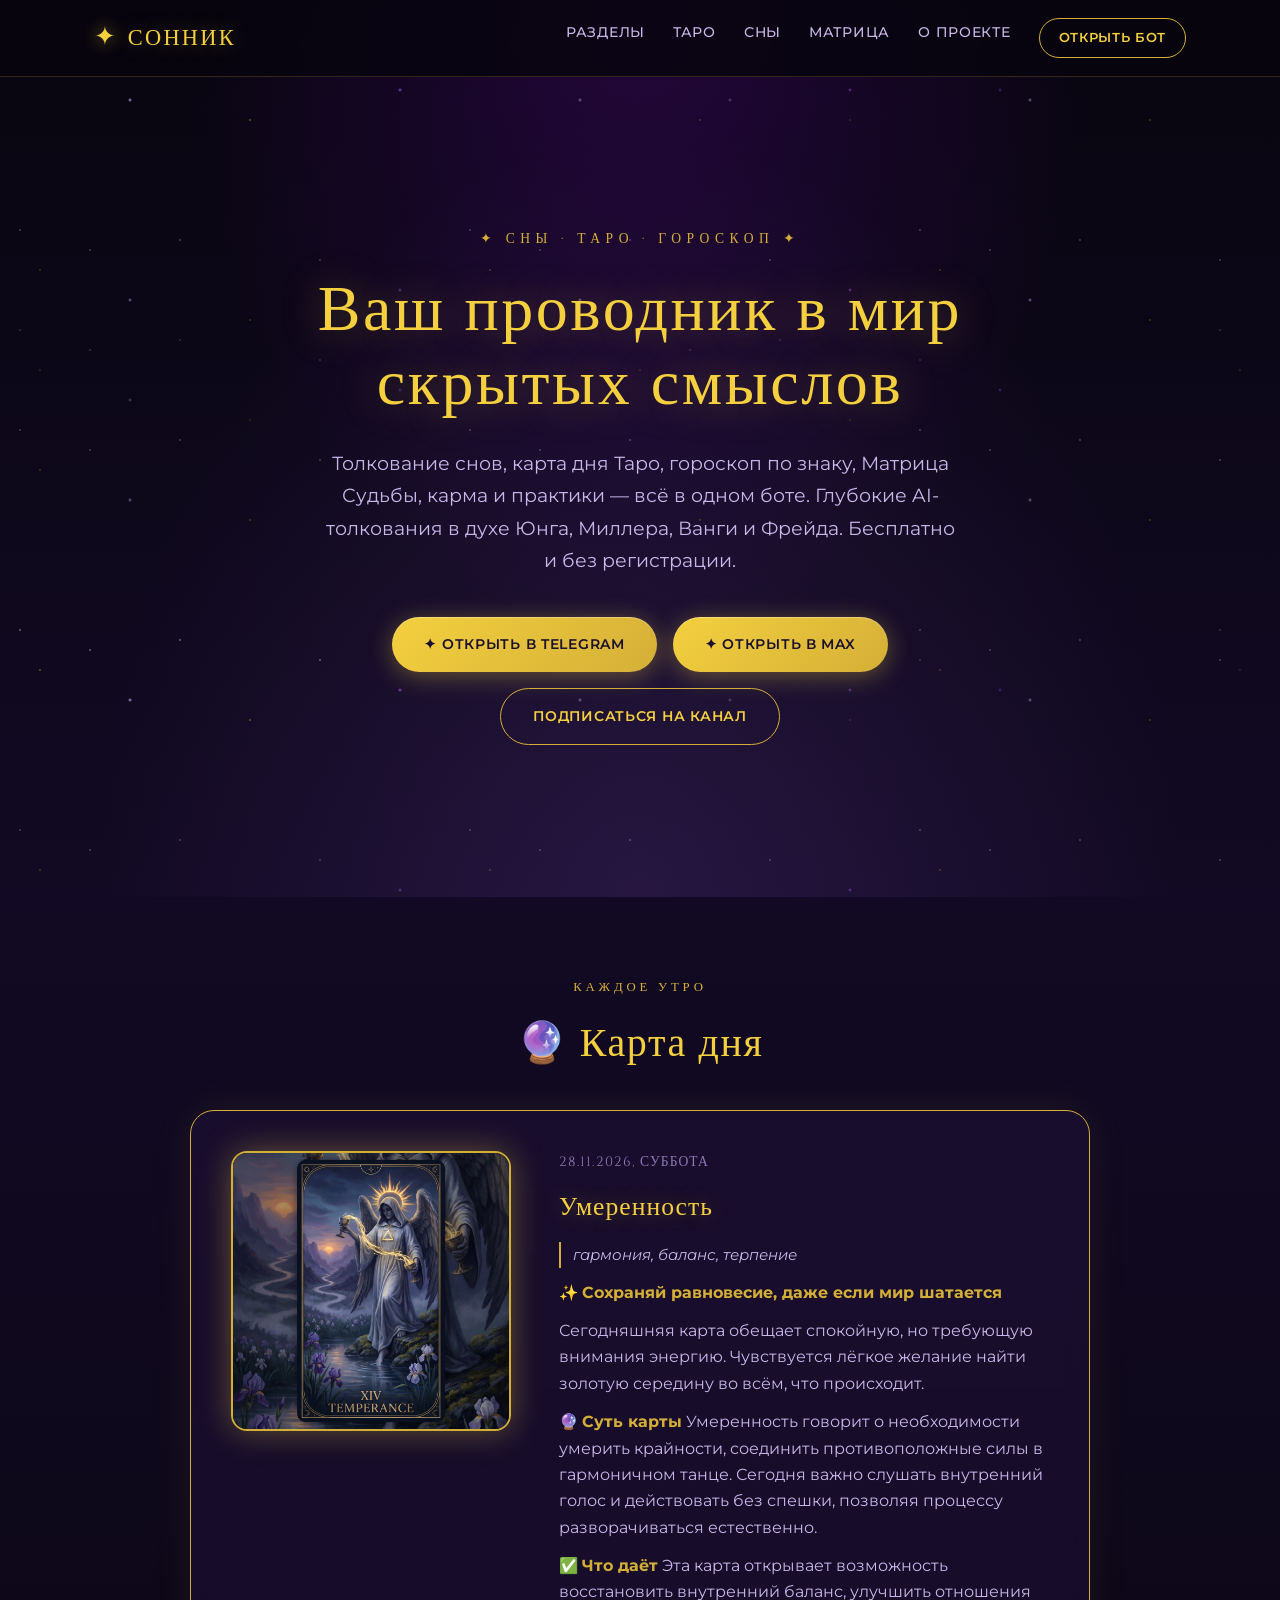
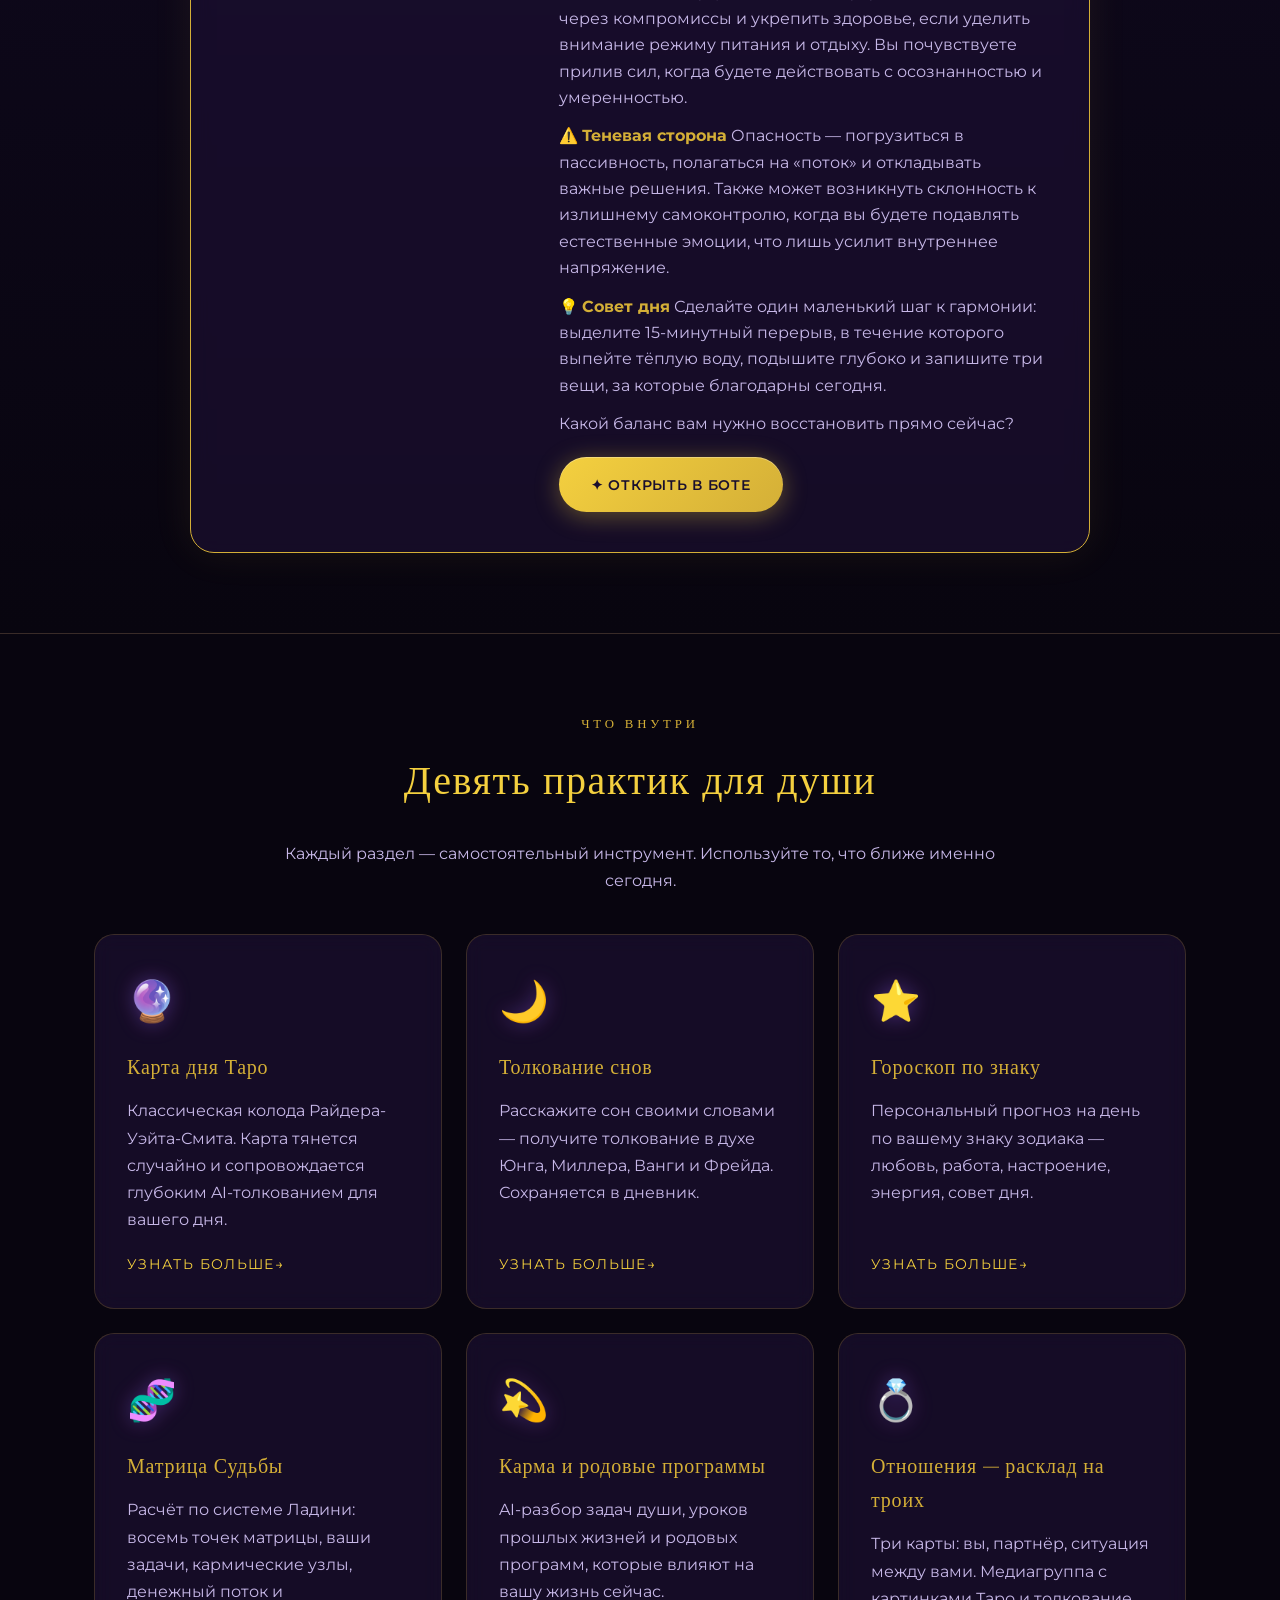
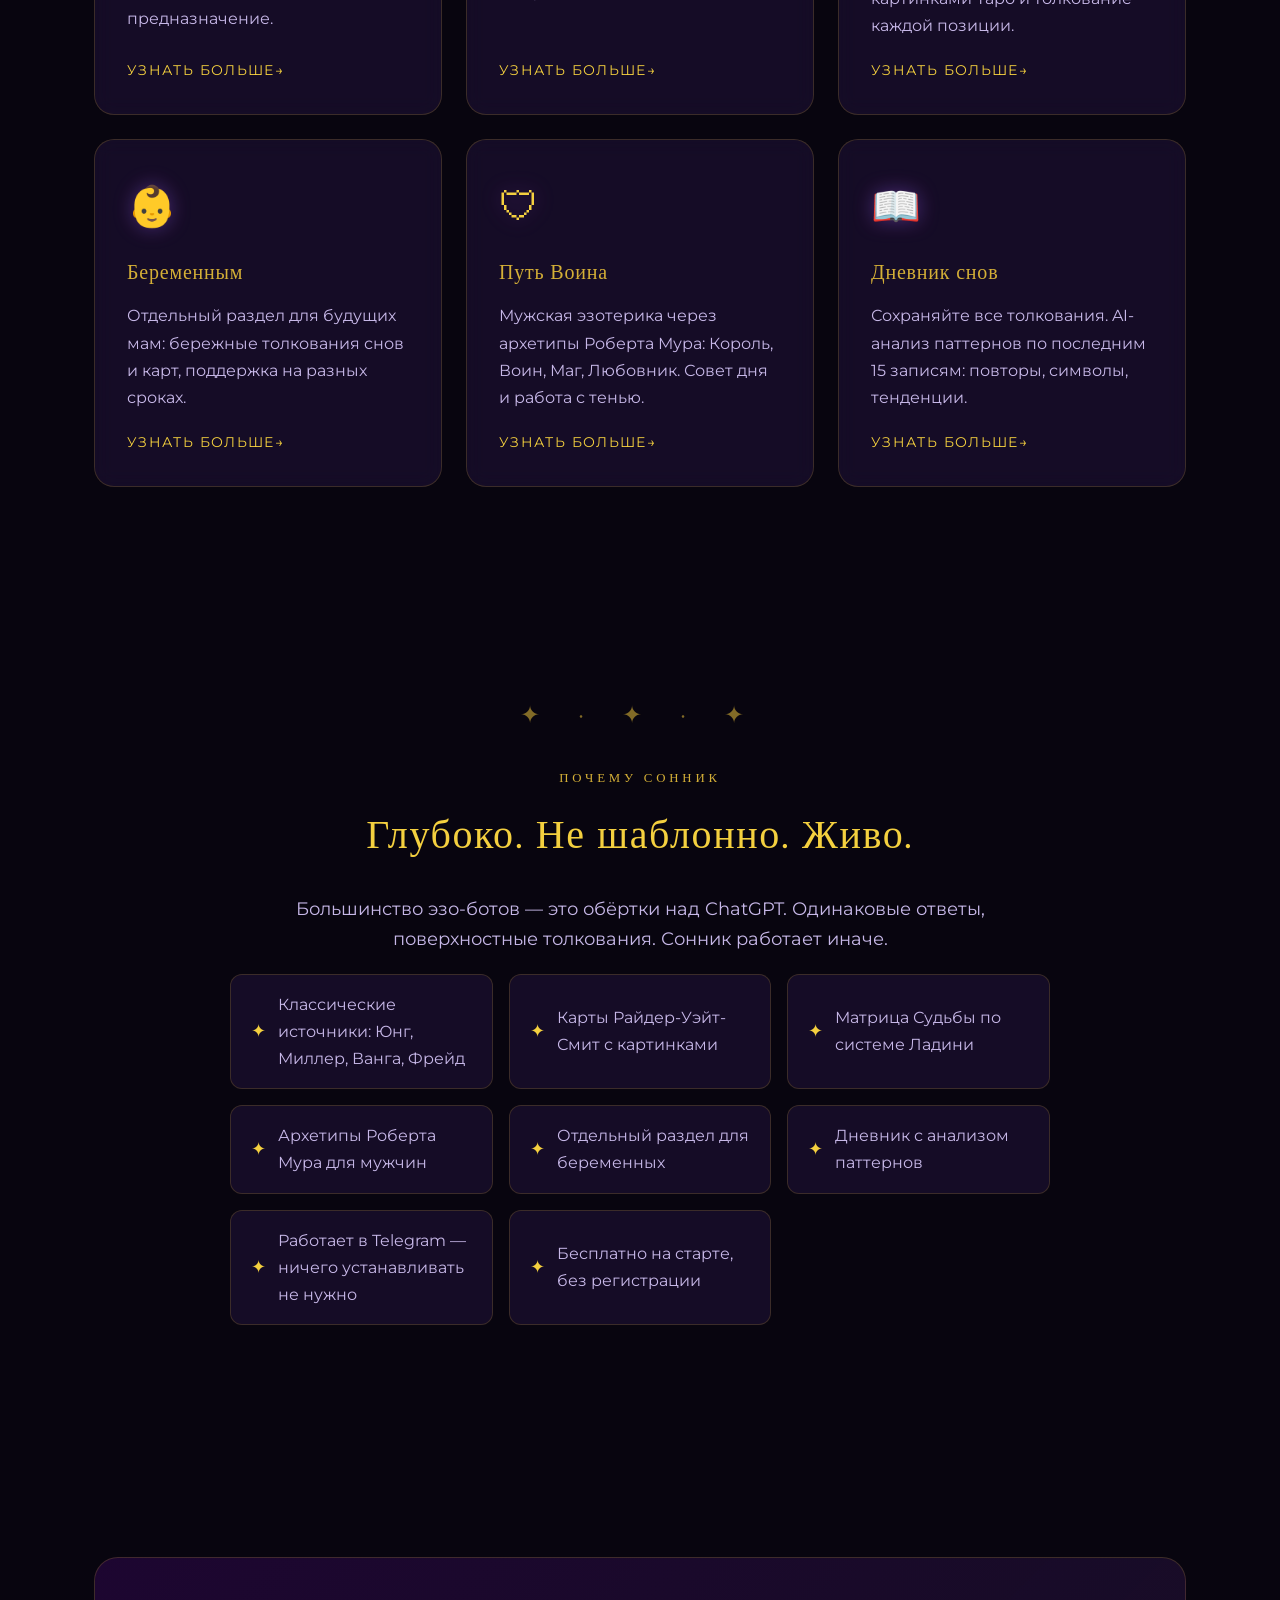
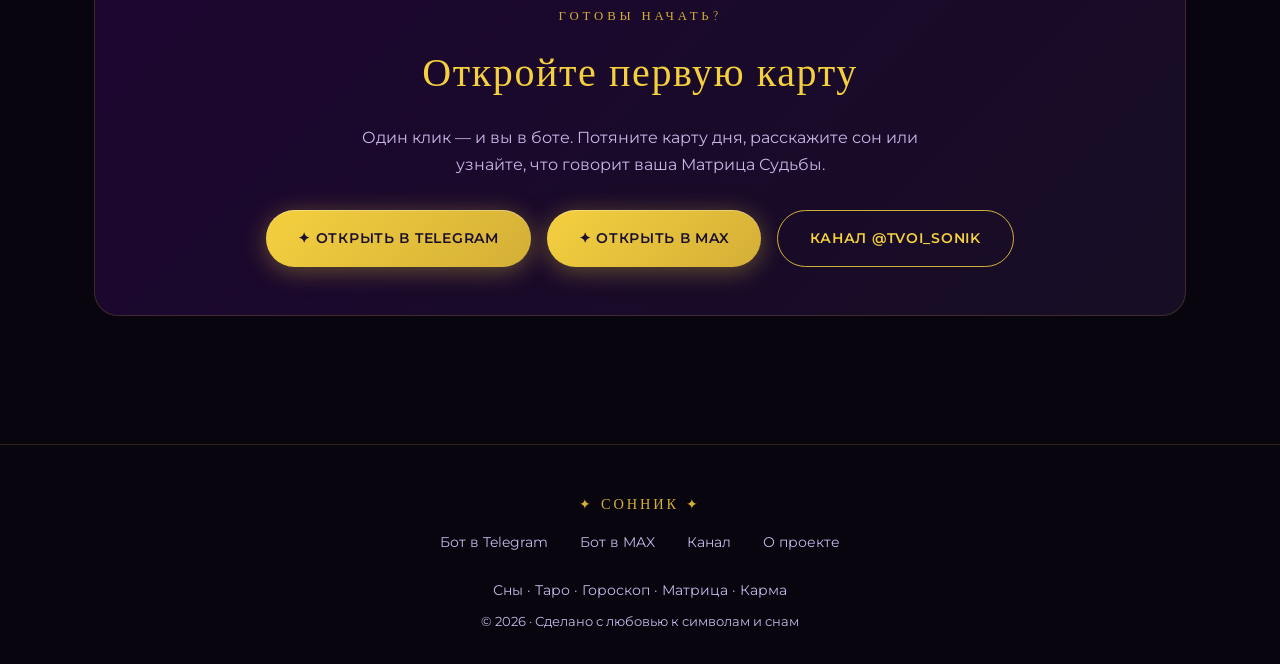
<file: index.html>
<!DOCTYPE html>
<html lang="ru">
<head>
<meta charset="UTF-8">
<meta name="viewport" content="width=device-width, initial-scale=1.0">
<title>Сонник — Сны • Таро • Гороскоп • Матрица Судьбы</title>
<meta name="description" content="Телеграм-бот Сонник: толкование снов, карта дня Таро, гороскоп, Матрица Судьбы, карма и практики. Бесплатно, без регистрации.">
<meta property="og:title" content="Сонник — эзотерика в Telegram">
<meta property="og:description" content="Толкование снов, Таро, Матрица Судьбы, карма. Глубоко. Без шаблонов. Бесплатно.">
<meta property="og:type" content="website">
<link rel="preconnect" href="https://fonts.googleapis.com">
<link rel="preconnect" href="https://fonts.gstatic.com" crossorigin>
<link href="https://fonts.googleapis.com/css2?family=Cinzel:wght@400;500;600&family=Montserrat:wght@300;400;500;600;700&display=swap" rel="stylesheet">
<link rel="stylesheet" href="css/style.css">
</head>
<body>
<div class="stars"></div>

<header>
    <div class="container nav-inner">
        <a href="index.html" class="logo">
            <span class="logo-mark">✦</span>
            <span>СОННИК</span>
        </a>
        <button class="nav-toggle" aria-label="Меню">☰</button>
        <nav>
            <ul>
                <li><a href="#features">Разделы</a></li>
                <li><a href="pages/tarot.html">Таро</a></li>
                <li><a href="pages/dream.html">Сны</a></li>
                <li><a href="pages/matrix.html">Матрица</a></li>
                <li><a href="pages/about.html">О проекте</a></li>
                <li><a href="https://t.me/tvoi_sonik_bot" class="btn btn-secondary" style="padding: 0.5rem 1.2rem; font-size: 0.8rem;">Открыть бот</a></li>
            </ul>
        </nav>
    </div>
</header>

<section class="hero">
    <div class="container hero-inner">
        <div class="hero-eyebrow">✦ Сны · Таро · Гороскоп ✦</div>
        <h1>Ваш проводник в мир<br>скрытых смыслов</h1>
        <p class="hero-lead">
            Толкование снов, карта дня Таро, гороскоп по знаку, Матрица Судьбы, карма и практики —
            всё в одном боте. Глубокие AI-толкования в духе Юнга, Миллера, Ванги и Фрейда.
            Бесплатно и без регистрации.
        </p>
        <div class="btn-group">
            <a href="https://t.me/tvoi_sonik_bot" class="btn btn-primary">✦ Открыть в Telegram</a>
            <a href="https://max.ru/id780453702801_3_bot" class="btn btn-primary">✦ Открыть в MAX</a>
            <a href="https://t.me/tvoi_sonik" class="btn btn-secondary">Подписаться на канал</a>
        </div>
    </div>
</section>

<section class="card-of-day-widget" id="card-of-day">
    <div class="container">
        <div class="section-eyebrow">Каждое утро</div>
        <h2>🔮 Карта дня</h2>
        <div class="cod-container" id="cod-container">
            <p class="cod-loading">Загрузка карты…</p>
        </div>
    </div>
</section>

<section id="features">
    <div class="container">
        <div class="section-eyebrow">Что внутри</div>
        <h2>Девять практик для души</h2>
        <p class="section-lead">
            Каждый раздел — самостоятельный инструмент. Используйте то, что ближе именно сегодня.
        </p>

        <div class="grid">
            <a href="pages/tarot.html" class="card">
                <span class="card-icon">🔮</span>
                <h3>Карта дня Таро</h3>
                <p>Классическая колода Райдера-Уэйта-Смита. Карта тянется случайно и сопровождается глубоким AI-толкованием для вашего дня.</p>
                <span class="card-link">Узнать больше</span>
            </a>

            <a href="pages/dream.html" class="card">
                <span class="card-icon">🌙</span>
                <h3>Толкование снов</h3>
                <p>Расскажите сон своими словами — получите толкование в духе Юнга, Миллера, Ванги и Фрейда. Сохраняется в дневник.</p>
                <span class="card-link">Узнать больше</span>
            </a>

            <a href="pages/horoscope.html" class="card">
                <span class="card-icon">⭐</span>
                <h3>Гороскоп по знаку</h3>
                <p>Персональный прогноз на день по вашему знаку зодиака — любовь, работа, настроение, энергия, совет дня.</p>
                <span class="card-link">Узнать больше</span>
            </a>

            <a href="pages/matrix.html" class="card">
                <span class="card-icon">🧬</span>
                <h3>Матрица Судьбы</h3>
                <p>Расчёт по системе Ладини: восемь точек матрицы, ваши задачи, кармические узлы, денежный поток и предназначение.</p>
                <span class="card-link">Узнать больше</span>
            </a>

            <a href="pages/karma.html" class="card">
                <span class="card-icon">💫</span>
                <h3>Карма и родовые программы</h3>
                <p>AI-разбор задач души, уроков прошлых жизней и родовых программ, которые влияют на вашу жизнь сейчас.</p>
                <span class="card-link">Узнать больше</span>
            </a>

            <a href="pages/relationship.html" class="card">
                <span class="card-icon">💍</span>
                <h3>Отношения — расклад на троих</h3>
                <p>Три карты: вы, партнёр, ситуация между вами. Медиагруппа с картинками Таро и толкование каждой позиции.</p>
                <span class="card-link">Узнать больше</span>
            </a>

            <a href="pages/pregnant.html" class="card">
                <span class="card-icon">👶</span>
                <h3>Беременным</h3>
                <p>Отдельный раздел для будущих мам: бережные толкования снов и карт, поддержка на разных сроках.</p>
                <span class="card-link">Узнать больше</span>
            </a>

            <a href="pages/warrior.html" class="card">
                <span class="card-icon">🛡</span>
                <h3>Путь Воина</h3>
                <p>Мужская эзотерика через архетипы Роберта Мура: Король, Воин, Маг, Любовник. Совет дня и работа с тенью.</p>
                <span class="card-link">Узнать больше</span>
            </a>

            <a href="pages/journal.html" class="card">
                <span class="card-icon">📖</span>
                <h3>Дневник снов</h3>
                <p>Сохраняйте все толкования. AI-анализ паттернов по последним 15 записям: повторы, символы, тенденции.</p>
                <span class="card-link">Узнать больше</span>
            </a>
        </div>
    </div>
</section>

<section>
    <div class="container">
        <div class="divider">✦ · ✦ · ✦</div>
        <div class="section-eyebrow">Почему Сонник</div>
        <h2>Глубоко. Не шаблонно. Живо.</h2>

        <div class="content-block">
            <p style="text-align: center; font-size: 1.1rem;">
                Большинство эзо-ботов — это обёртки над ChatGPT. Одинаковые ответы, поверхностные толкования.
                Сонник работает иначе.
            </p>

            <ul class="feature-list">
                <li>Классические источники: Юнг, Миллер, Ванга, Фрейд</li>
                <li>Карты Райдер-Уэйт-Смит с картинками</li>
                <li>Матрица Судьбы по системе Ладини</li>
                <li>Архетипы Роберта Мура для мужчин</li>
                <li>Отдельный раздел для беременных</li>
                <li>Дневник с анализом паттернов</li>
                <li>Работает в Telegram — ничего устанавливать не нужно</li>
                <li>Бесплатно на старте, без регистрации</li>
            </ul>
        </div>
    </div>
</section>

<section>
    <div class="container">
        <div class="cta-block">
            <div class="section-eyebrow">Готовы начать?</div>
            <h2>Откройте первую карту</h2>
            <p>Один клик — и вы в боте. Потяните карту дня, расскажите сон или узнайте, что говорит ваша Матрица Судьбы.</p>
            <div class="btn-group">
                <a href="https://t.me/tvoi_sonik_bot" class="btn btn-primary">✦ Открыть в Telegram</a>
                <a href="https://max.ru/id780453702801_3_bot" class="btn btn-primary">✦ Открыть в MAX</a>
                <a href="https://t.me/tvoi_sonik" class="btn btn-secondary">Канал @tvoi_sonik</a>
            </div>
        </div>
    </div>
</section>

<footer>
    <div class="container">
        <div class="footer-mark">✦ СОННИК ✦</div>
        <div class="footer-links">
            <a href="https://t.me/tvoi_sonik_bot">Бот в Telegram</a>
            <a href="https://max.ru/id780453702801_3_bot">Бот в MAX</a>
            <a href="https://t.me/tvoi_sonik">Канал</a>
            <a href="pages/about.html">О проекте</a>
        </div>
        <p>Сны · Таро · Гороскоп · Матрица · Карма</p>
        <p style="margin-top: 0.5rem; font-size: 0.8rem;">© 2026 · Сделано с любовью к символам и снам</p>
    </div>
</footer>

<script src="js/main.js"></script>
<script src="js/widget.js"></script>
</body>
</html>
</file>
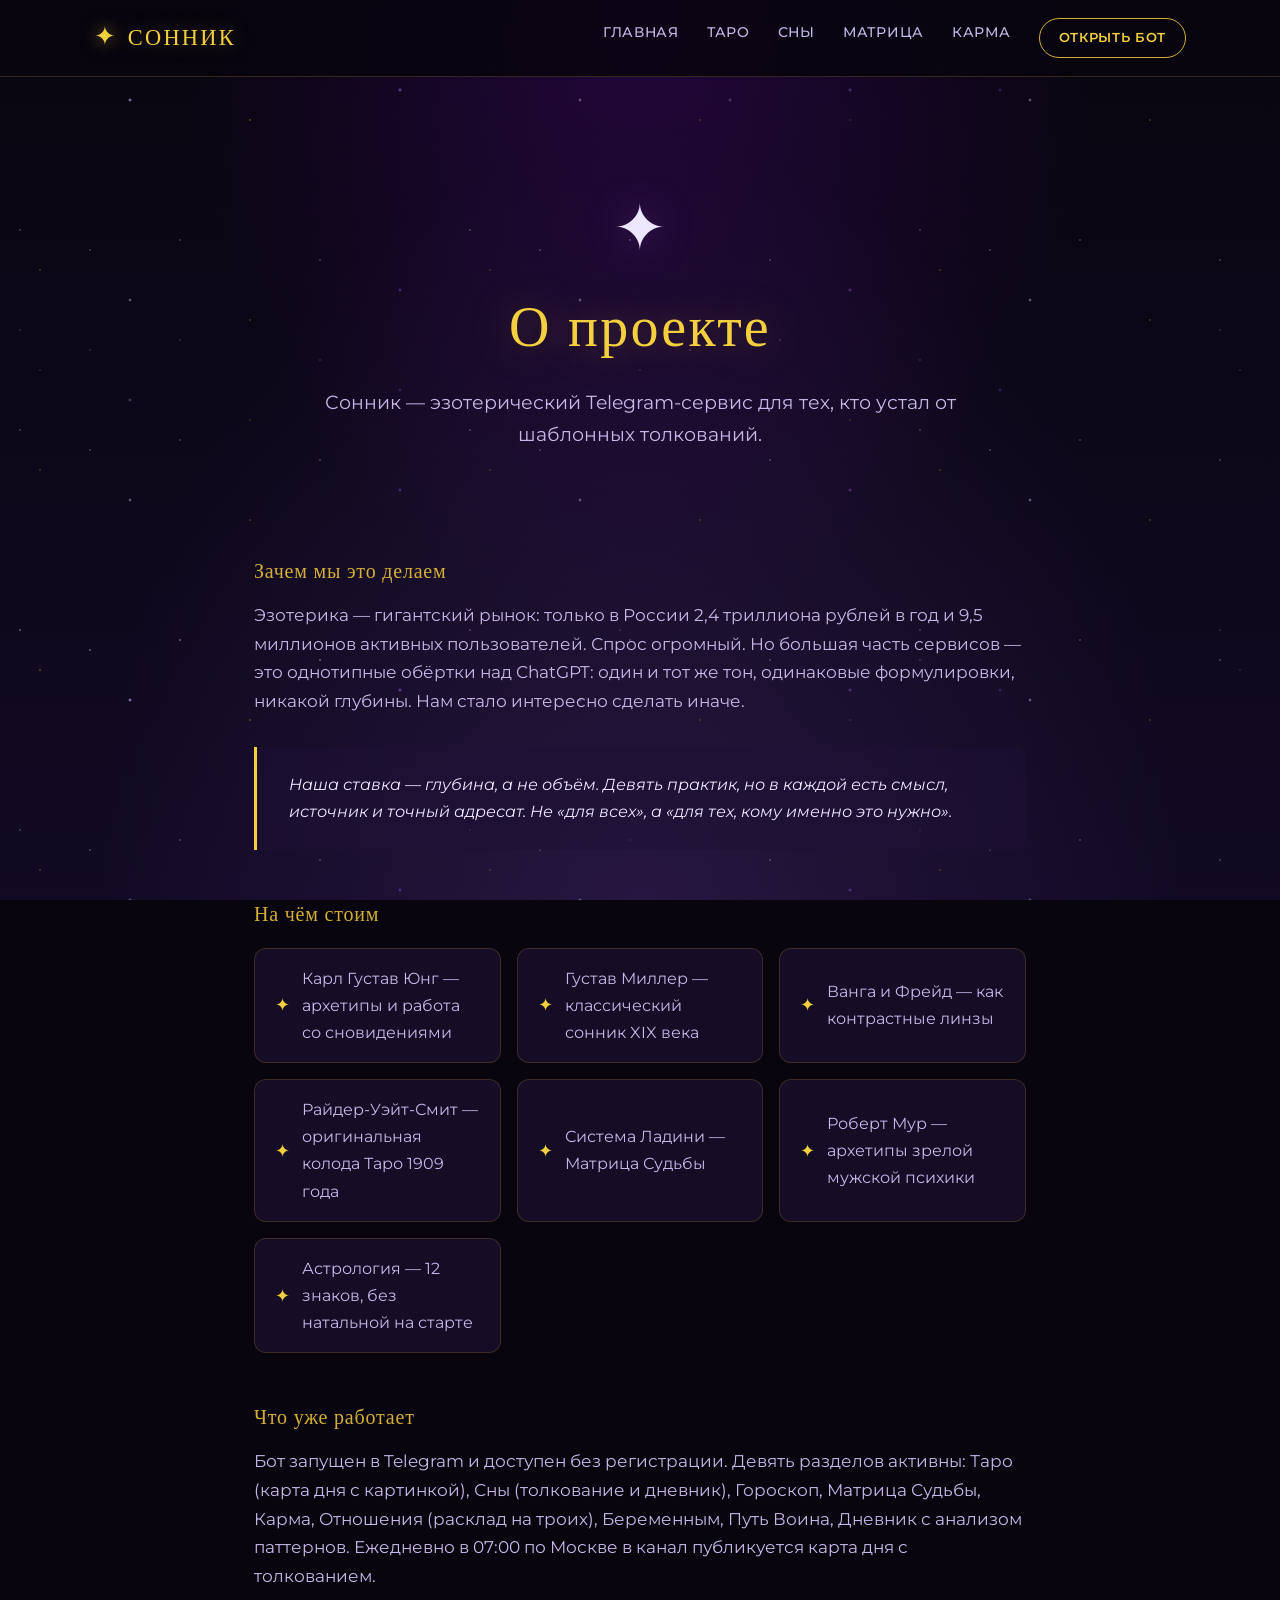
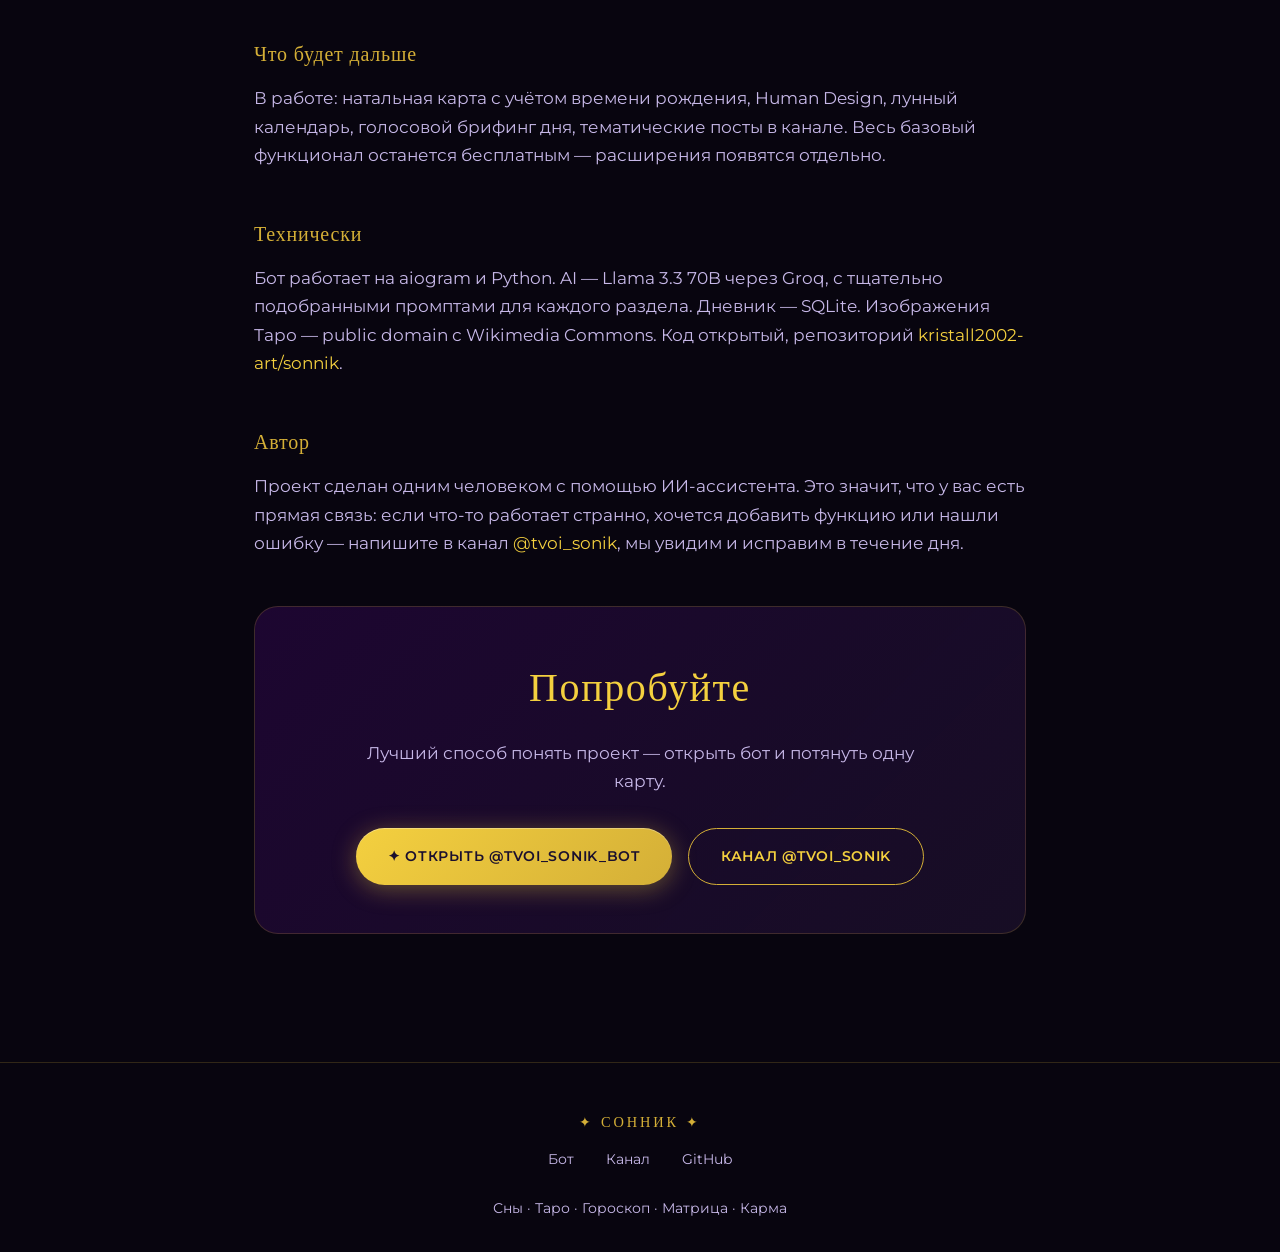
<file: pages/about.html>
<!DOCTYPE html>
<html lang="ru">
<head>
<meta charset="UTF-8">
<meta name="viewport" content="width=device-width, initial-scale=1.0">
<title>О проекте — Сонник</title>
<meta name="description" content="Сонник — комплексный эзотерический Telegram-сервис. Девять практик, глубокие толкования, классические источники. Бесплатно и без регистрации.">
<link rel="preconnect" href="https://fonts.googleapis.com">
<link rel="preconnect" href="https://fonts.gstatic.com" crossorigin>
<link href="https://fonts.googleapis.com/css2?family=Cinzel:wght@400;500;600&family=Montserrat:wght@300;400;500;600;700&display=swap" rel="stylesheet">
<link rel="stylesheet" href="../css/style.css">
</head>
<body>
<div class="stars"></div>

<header>
    <div class="container nav-inner">
        <a href="../index.html" class="logo">
            <span class="logo-mark">✦</span>
            <span>СОННИК</span>
        </a>
        <button class="nav-toggle" aria-label="Меню">☰</button>
        <nav>
            <ul>
                <li><a href="../index.html">Главная</a></li>
                <li><a href="tarot.html">Таро</a></li>
                <li><a href="dream.html">Сны</a></li>
                <li><a href="matrix.html">Матрица</a></li>
                <li><a href="karma.html">Карма</a></li>
                <li><a href="https://t.me/tvoi_sonik_bot" class="btn btn-secondary" style="padding: 0.5rem 1.2rem; font-size: 0.8rem;">Открыть бот</a></li>
            </ul>
        </nav>
    </div>
</header>

<section class="page-hero">
    <div class="container">
        <span class="page-hero-icon">✦</span>
        <h1>О проекте</h1>
        <p class="hero-lead">Сонник — эзотерический Telegram-сервис для тех, кто устал от шаблонных толкований.</p>
    </div>
</section>

<section style="padding-top: 1rem;">
    <div class="container content-block">
        <h3>Зачем мы это делаем</h3>
        <p>
            Эзотерика — гигантский рынок: только в России 2,4 триллиона рублей в год и 9,5 миллионов
            активных пользователей. Спрос огромный. Но большая часть сервисов — это однотипные
            обёртки над ChatGPT: один и тот же тон, одинаковые формулировки, никакой глубины.
            Нам стало интересно сделать иначе.
        </p>

        <div class="quote">
            Наша ставка — глубина, а не объём. Девять практик, но в каждой есть смысл, источник
            и точный адресат. Не «для всех», а «для тех, кому именно это нужно».
        </div>

        <h3 style="margin-top: 3rem;">На чём стоим</h3>
        <ul class="feature-list">
            <li>Карл Густав Юнг — архетипы и работа со сновидениями</li>
            <li>Густав Миллер — классический сонник XIX века</li>
            <li>Ванга и Фрейд — как контрастные линзы</li>
            <li>Райдер-Уэйт-Смит — оригинальная колода Таро 1909 года</li>
            <li>Система Ладини — Матрица Судьбы</li>
            <li>Роберт Мур — архетипы зрелой мужской психики</li>
            <li>Астрология — 12 знаков, без натальной на старте</li>
        </ul>

        <h3 style="margin-top: 3rem;">Что уже работает</h3>
        <p>
            Бот запущен в Telegram и доступен без регистрации. Девять разделов активны:
            Таро (карта дня с картинкой), Сны (толкование и дневник), Гороскоп, Матрица Судьбы,
            Карма, Отношения (расклад на троих), Беременным, Путь Воина, Дневник с анализом паттернов.
            Ежедневно в 07:00 по Москве в канал публикуется карта дня с толкованием.
        </p>

        <h3 style="margin-top: 3rem;">Что будет дальше</h3>
        <p>
            В работе: натальная карта с учётом времени рождения, Human Design, лунный календарь,
            голосовой брифинг дня, тематические посты в канале. Весь базовый функционал останется
            бесплатным — расширения появятся отдельно.
        </p>

        <h3 style="margin-top: 3rem;">Технически</h3>
        <p>
            Бот работает на aiogram и Python. AI — Llama 3.3 70B через Groq, с тщательно
            подобранными промптами для каждого раздела. Дневник — SQLite. Изображения Таро —
            public domain с Wikimedia Commons. Код открытый,
            репозиторий <a href="https://github.com/kristall2002-art/sonnik">kristall2002-art/sonnik</a>.
        </p>

        <h3 style="margin-top: 3rem;">Автор</h3>
        <p>
            Проект сделан одним человеком с помощью ИИ-ассистента. Это значит, что у вас есть
            прямая связь: если что-то работает странно, хочется добавить функцию или нашли
            ошибку — напишите в канал <a href="https://t.me/tvoi_sonik">@tvoi_sonik</a>,
            мы увидим и исправим в течение дня.
        </p>

        <div class="cta-block">
            <h2>Попробуйте</h2>
            <p>Лучший способ понять проект — открыть бот и потянуть одну карту.</p>
            <div class="btn-group">
                <a href="https://t.me/tvoi_sonik_bot" class="btn btn-primary">✦ Открыть @tvoi_sonik_bot</a>
                <a href="https://t.me/tvoi_sonik" class="btn btn-secondary">Канал @tvoi_sonik</a>
            </div>
        </div>
    </div>
</section>

<footer>
    <div class="container">
        <div class="footer-mark">✦ СОННИК ✦</div>
        <div class="footer-links">
            <a href="https://t.me/tvoi_sonik_bot">Бот</a>
            <a href="https://t.me/tvoi_sonik">Канал</a>
            <a href="https://github.com/kristall2002-art/sonnik">GitHub</a>
        </div>
        <p>Сны · Таро · Гороскоп · Матрица · Карма</p>
    </div>
</footer>

<script src="../js/main.js"></script>
</body>
</html>
</file>
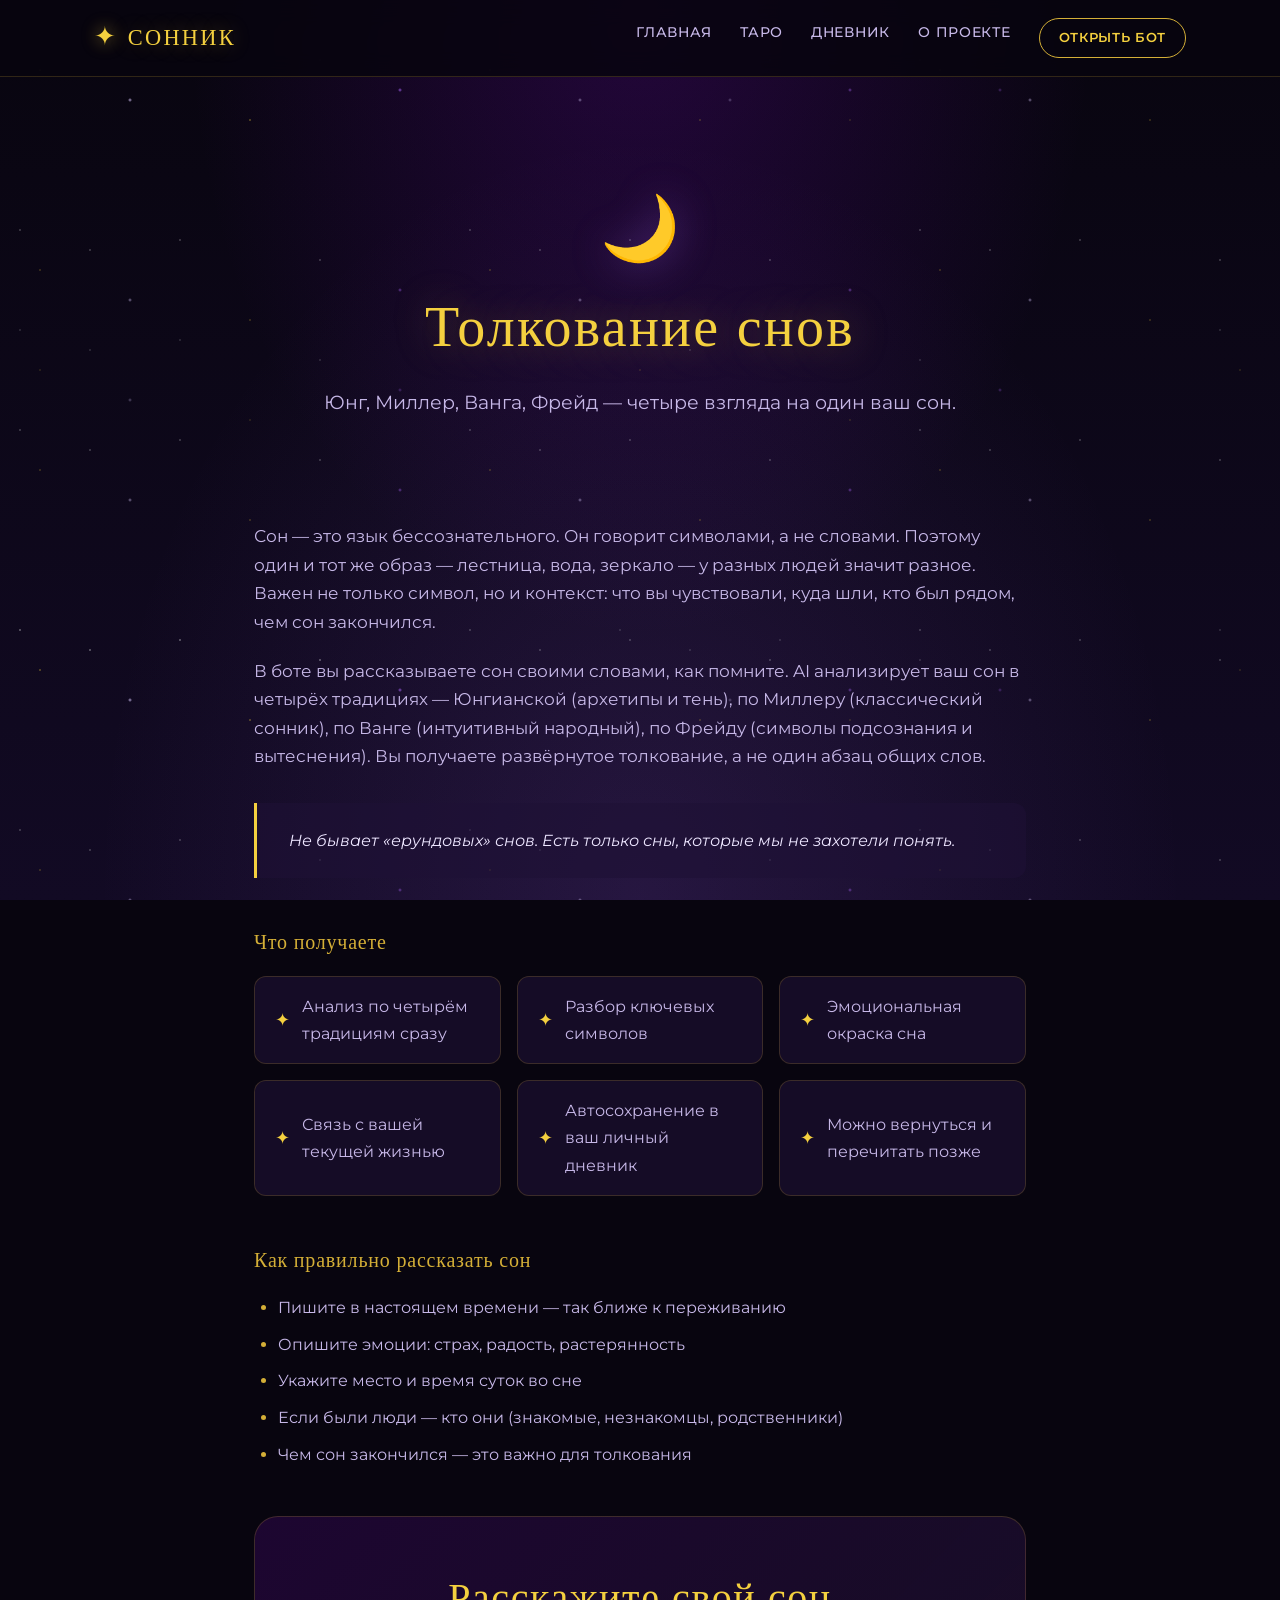
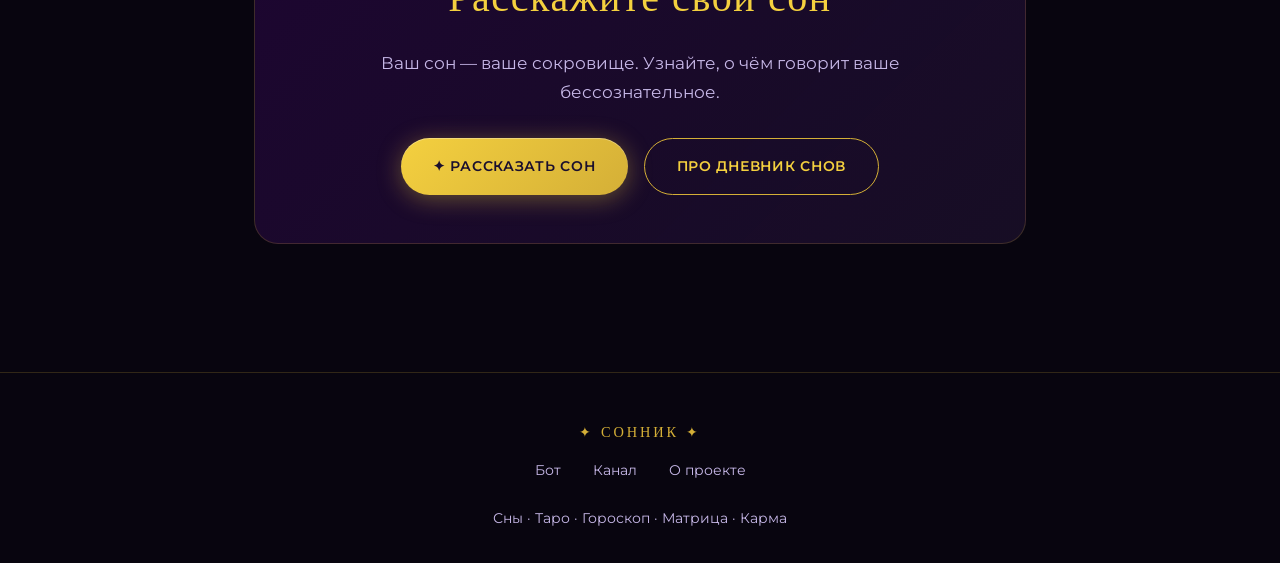
<file: pages/dream.html>
<!DOCTYPE html>
<html lang="ru">
<head>
<meta charset="UTF-8">
<meta name="viewport" content="width=device-width, initial-scale=1.0">
<title>Толкование снов — Сонник</title>
<meta name="description" content="Толкование снов в духе Юнга, Миллера, Ванги и Фрейда. AI-анализ символов. Сохраняется в дневник.">
<link rel="preconnect" href="https://fonts.googleapis.com">
<link rel="preconnect" href="https://fonts.gstatic.com" crossorigin>
<link href="https://fonts.googleapis.com/css2?family=Cinzel:wght@400;500;600&family=Montserrat:wght@300;400;500;600;700&display=swap" rel="stylesheet">
<link rel="stylesheet" href="../css/style.css">
</head>
<body>
<div class="stars"></div>

<header>
    <div class="container nav-inner">
        <a href="../index.html" class="logo">
            <span class="logo-mark">✦</span>
            <span>СОННИК</span>
        </a>
        <button class="nav-toggle" aria-label="Меню">☰</button>
        <nav>
            <ul>
                <li><a href="../index.html">Главная</a></li>
                <li><a href="tarot.html">Таро</a></li>
                <li><a href="journal.html">Дневник</a></li>
                <li><a href="about.html">О проекте</a></li>
                <li><a href="https://t.me/tvoi_sonik_bot" class="btn btn-secondary" style="padding: 0.5rem 1.2rem; font-size: 0.8rem;">Открыть бот</a></li>
            </ul>
        </nav>
    </div>
</header>

<section class="page-hero">
    <div class="container">
        <span class="page-hero-icon">🌙</span>
        <h1>Толкование снов</h1>
        <p class="hero-lead">Юнг, Миллер, Ванга, Фрейд — четыре взгляда на один ваш сон.</p>
    </div>
</section>

<section style="padding-top: 1rem;">
    <div class="container content-block">
        <p>
            Сон — это язык бессознательного. Он говорит символами, а не словами. Поэтому один и тот же образ —
            лестница, вода, зеркало — у разных людей значит разное. Важен не только символ, но и контекст:
            что вы чувствовали, куда шли, кто был рядом, чем сон закончился.
        </p>

        <p>
            В боте вы рассказываете сон своими словами, как помните. AI анализирует ваш сон в четырёх традициях —
            Юнгианской (архетипы и тень), по Миллеру (классический сонник), по Ванге (интуитивный народный),
            по Фрейду (символы подсознания и вытеснения). Вы получаете развёрнутое толкование, а не один абзац общих слов.
        </p>

        <div class="quote">
            Не бывает «ерундовых» снов. Есть только сны, которые мы не захотели понять.
        </div>

        <h3 style="margin-top: 3rem;">Что получаете</h3>
        <ul class="feature-list">
            <li>Анализ по четырём традициям сразу</li>
            <li>Разбор ключевых символов</li>
            <li>Эмоциональная окраска сна</li>
            <li>Связь с вашей текущей жизнью</li>
            <li>Автосохранение в ваш личный дневник</li>
            <li>Можно вернуться и перечитать позже</li>
        </ul>

        <h3 style="margin-top: 3rem;">Как правильно рассказать сон</h3>
        <ul>
            <li>Пишите в настоящем времени — так ближе к переживанию</li>
            <li>Опишите эмоции: страх, радость, растерянность</li>
            <li>Укажите место и время суток во сне</li>
            <li>Если были люди — кто они (знакомые, незнакомцы, родственники)</li>
            <li>Чем сон закончился — это важно для толкования</li>
        </ul>

        <div class="cta-block">
            <h2>Расскажите свой сон</h2>
            <p>Ваш сон — ваше сокровище. Узнайте, о чём говорит ваше бессознательное.</p>
            <div class="btn-group">
                <a href="https://t.me/tvoi_sonik_bot?start=dream" class="btn btn-primary">✦ Рассказать сон</a>
                <a href="journal.html" class="btn btn-secondary">Про дневник снов</a>
            </div>
        </div>
    </div>
</section>

<footer>
    <div class="container">
        <div class="footer-mark">✦ СОННИК ✦</div>
        <div class="footer-links">
            <a href="https://t.me/tvoi_sonik_bot">Бот</a>
            <a href="https://t.me/tvoi_sonik">Канал</a>
            <a href="about.html">О проекте</a>
        </div>
        <p>Сны · Таро · Гороскоп · Матрица · Карма</p>
    </div>
</footer>

<script src="../js/main.js"></script>
</body>
</html>
</file>
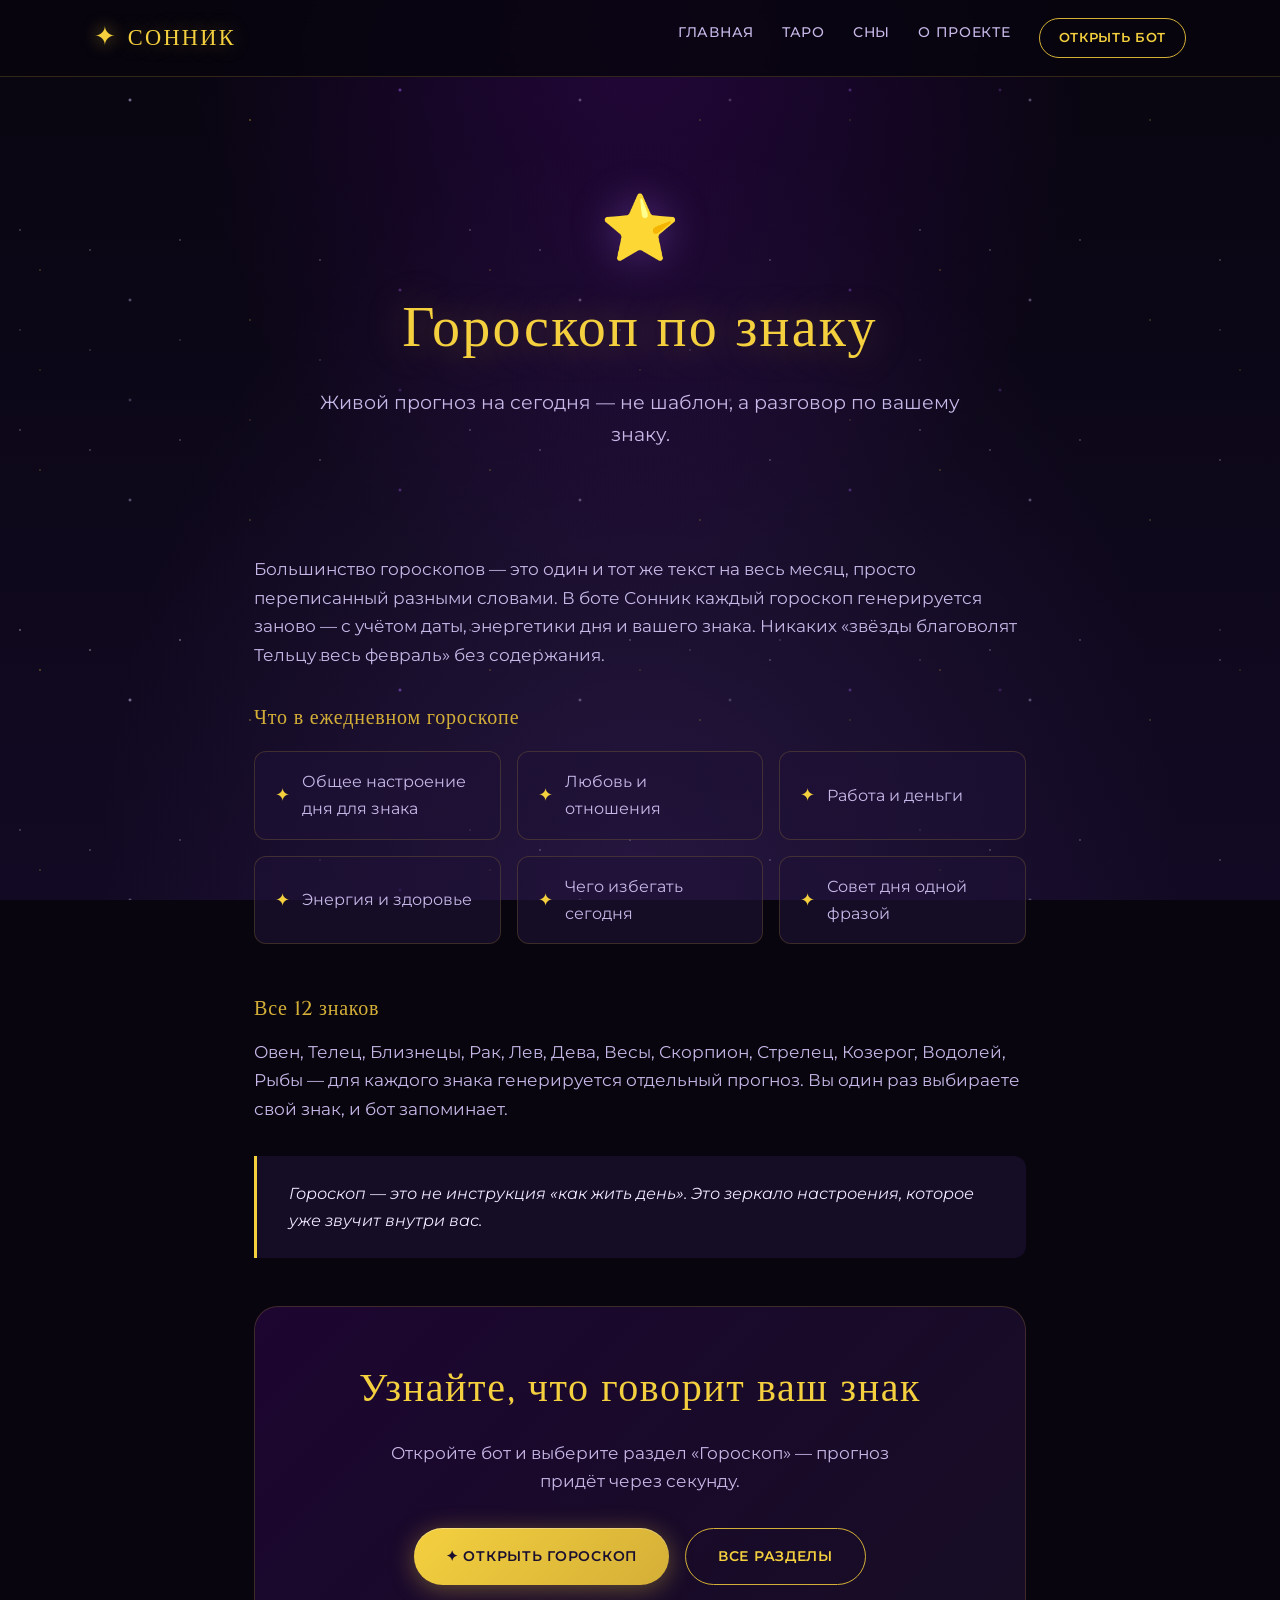
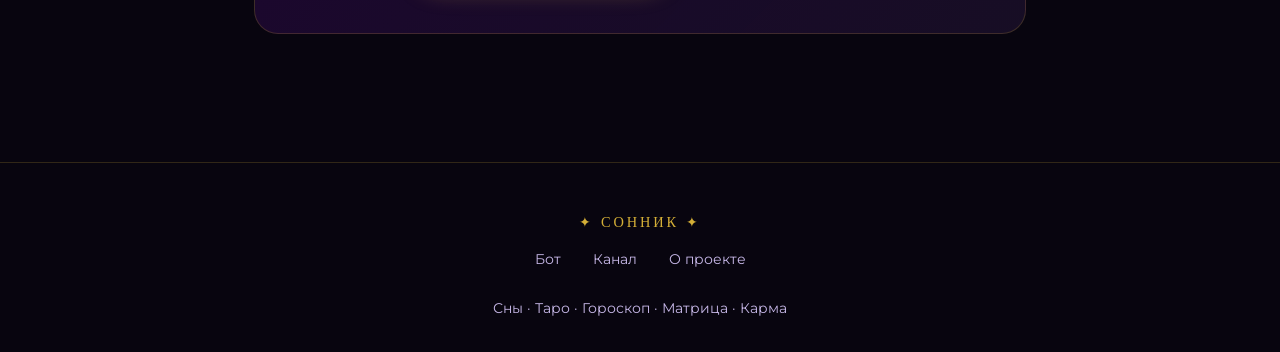
<file: pages/horoscope.html>
<!DOCTYPE html>
<html lang="ru">
<head>
<meta charset="UTF-8">
<meta name="viewport" content="width=device-width, initial-scale=1.0">
<title>Гороскоп по знаку зодиака — Сонник</title>
<meta name="description" content="Персональный гороскоп на день по вашему знаку зодиака. Любовь, работа, энергия, совет дня.">
<link rel="preconnect" href="https://fonts.googleapis.com">
<link rel="preconnect" href="https://fonts.gstatic.com" crossorigin>
<link href="https://fonts.googleapis.com/css2?family=Cinzel:wght@400;500;600&family=Montserrat:wght@300;400;500;600;700&display=swap" rel="stylesheet">
<link rel="stylesheet" href="../css/style.css">
</head>
<body>
<div class="stars"></div>

<header>
    <div class="container nav-inner">
        <a href="../index.html" class="logo">
            <span class="logo-mark">✦</span>
            <span>СОННИК</span>
        </a>
        <button class="nav-toggle" aria-label="Меню">☰</button>
        <nav>
            <ul>
                <li><a href="../index.html">Главная</a></li>
                <li><a href="tarot.html">Таро</a></li>
                <li><a href="dream.html">Сны</a></li>
                <li><a href="about.html">О проекте</a></li>
                <li><a href="https://t.me/tvoi_sonik_bot" class="btn btn-secondary" style="padding: 0.5rem 1.2rem; font-size: 0.8rem;">Открыть бот</a></li>
            </ul>
        </nav>
    </div>
</header>

<section class="page-hero">
    <div class="container">
        <span class="page-hero-icon">⭐</span>
        <h1>Гороскоп по знаку</h1>
        <p class="hero-lead">Живой прогноз на сегодня — не шаблон, а разговор по вашему знаку.</p>
    </div>
</section>

<section style="padding-top: 1rem;">
    <div class="container content-block">
        <p>
            Большинство гороскопов — это один и тот же текст на весь месяц, просто переписанный разными словами.
            В боте Сонник каждый гороскоп генерируется заново — с учётом даты, энергетики дня и вашего знака.
            Никаких «звёзды благоволят Тельцу весь февраль» без содержания.
        </p>

        <h3 style="margin-top: 2rem;">Что в ежедневном гороскопе</h3>
        <ul class="feature-list">
            <li>Общее настроение дня для знака</li>
            <li>Любовь и отношения</li>
            <li>Работа и деньги</li>
            <li>Энергия и здоровье</li>
            <li>Чего избегать сегодня</li>
            <li>Совет дня одной фразой</li>
        </ul>

        <h3 style="margin-top: 3rem;">Все 12 знаков</h3>
        <p>
            Овен, Телец, Близнецы, Рак, Лев, Дева, Весы, Скорпион, Стрелец, Козерог, Водолей, Рыбы —
            для каждого знака генерируется отдельный прогноз. Вы один раз выбираете свой знак, и бот запоминает.
        </p>

        <div class="quote">
            Гороскоп — это не инструкция «как жить день». Это зеркало настроения, которое уже звучит внутри вас.
        </div>

        <div class="cta-block">
            <h2>Узнайте, что говорит ваш знак</h2>
            <p>Откройте бот и выберите раздел «Гороскоп» — прогноз придёт через секунду.</p>
            <div class="btn-group">
                <a href="https://t.me/tvoi_sonik_bot?start=horoscope" class="btn btn-primary">✦ Открыть гороскоп</a>
                <a href="../index.html" class="btn btn-secondary">Все разделы</a>
            </div>
        </div>
    </div>
</section>

<footer>
    <div class="container">
        <div class="footer-mark">✦ СОННИК ✦</div>
        <div class="footer-links">
            <a href="https://t.me/tvoi_sonik_bot">Бот</a>
            <a href="https://t.me/tvoi_sonik">Канал</a>
            <a href="about.html">О проекте</a>
        </div>
        <p>Сны · Таро · Гороскоп · Матрица · Карма</p>
    </div>
</footer>

<script src="../js/main.js"></script>
</body>
</html>
</file>
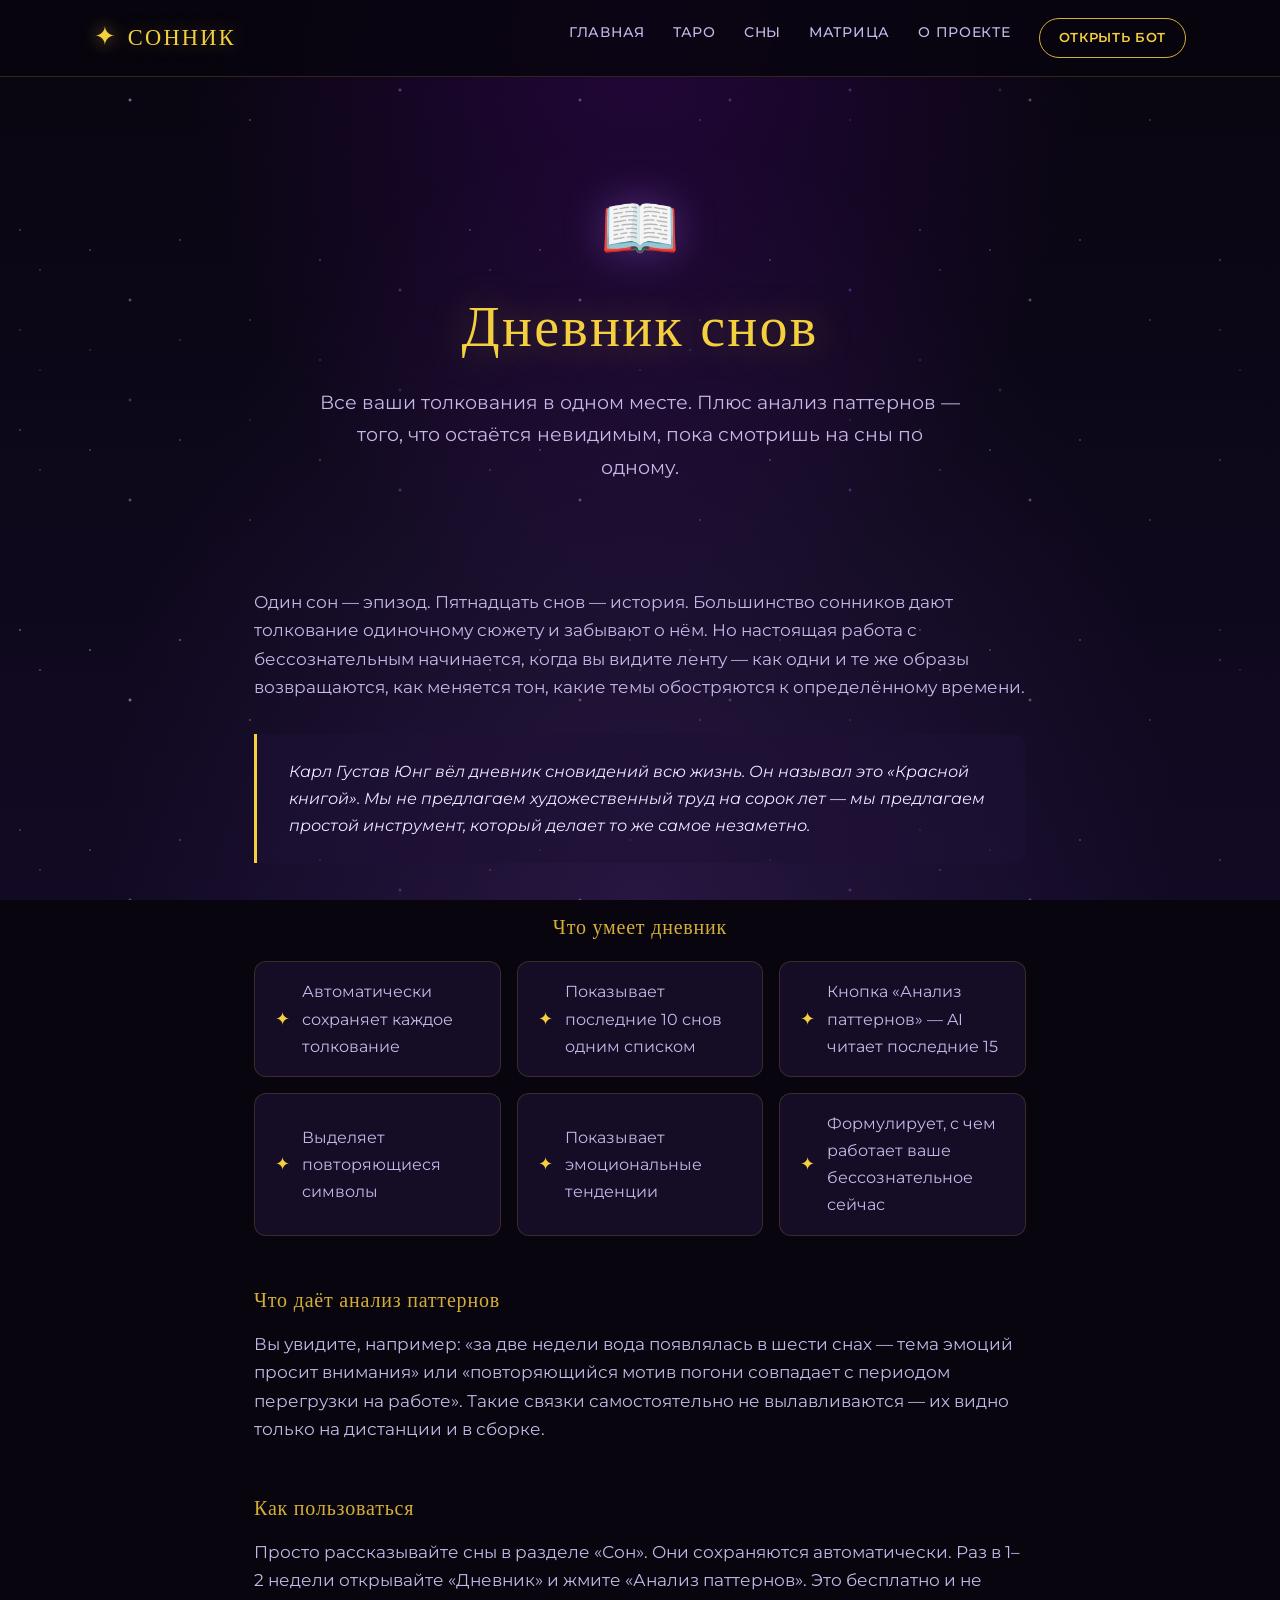
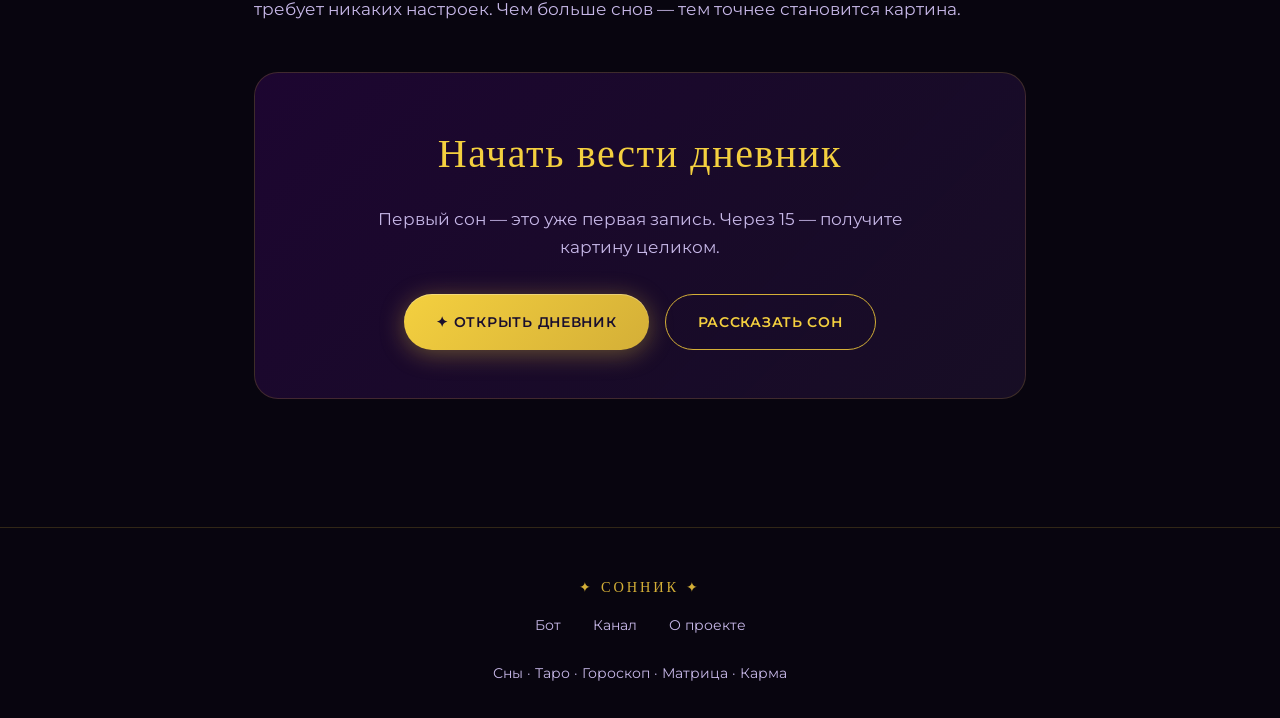
<file: pages/journal.html>
<!DOCTYPE html>
<html lang="ru">
<head>
<meta charset="UTF-8">
<meta name="viewport" content="width=device-width, initial-scale=1.0">
<title>Дневник снов — Сонник</title>
<meta name="description" content="Сохраняйте толкования снов. AI-анализ паттернов по последним 15 записям: повторы, символы, тенденции. Бесплатно в Telegram-боте.">
<link rel="preconnect" href="https://fonts.googleapis.com">
<link rel="preconnect" href="https://fonts.gstatic.com" crossorigin>
<link href="https://fonts.googleapis.com/css2?family=Cinzel:wght@400;500;600&family=Montserrat:wght@300;400;500;600;700&display=swap" rel="stylesheet">
<link rel="stylesheet" href="../css/style.css">
</head>
<body>
<div class="stars"></div>

<header>
    <div class="container nav-inner">
        <a href="../index.html" class="logo">
            <span class="logo-mark">✦</span>
            <span>СОННИК</span>
        </a>
        <button class="nav-toggle" aria-label="Меню">☰</button>
        <nav>
            <ul>
                <li><a href="../index.html">Главная</a></li>
                <li><a href="tarot.html">Таро</a></li>
                <li><a href="dream.html">Сны</a></li>
                <li><a href="matrix.html">Матрица</a></li>
                <li><a href="about.html">О проекте</a></li>
                <li><a href="https://t.me/tvoi_sonik_bot" class="btn btn-secondary" style="padding: 0.5rem 1.2rem; font-size: 0.8rem;">Открыть бот</a></li>
            </ul>
        </nav>
    </div>
</header>

<section class="page-hero">
    <div class="container">
        <span class="page-hero-icon">📖</span>
        <h1>Дневник снов</h1>
        <p class="hero-lead">Все ваши толкования в одном месте. Плюс анализ паттернов — того, что остаётся невидимым, пока смотришь на сны по одному.</p>
    </div>
</section>

<section style="padding-top: 1rem;">
    <div class="container content-block">
        <p>
            Один сон — эпизод. Пятнадцать снов — история. Большинство сонников дают толкование
            одиночному сюжету и забывают о нём. Но настоящая работа с бессознательным начинается,
            когда вы видите ленту — как одни и те же образы возвращаются, как меняется тон,
            какие темы обостряются к определённому времени.
        </p>

        <div class="quote">
            Карл Густав Юнг вёл дневник сновидений всю жизнь. Он называл это «Красной книгой».
            Мы не предлагаем художественный труд на сорок лет — мы предлагаем простой инструмент,
            который делает то же самое незаметно.
        </div>

        <h3 style="text-align: center; margin-top: 3rem;">Что умеет дневник</h3>
        <ul class="feature-list">
            <li>Автоматически сохраняет каждое толкование</li>
            <li>Показывает последние 10 снов одним списком</li>
            <li>Кнопка «Анализ паттернов» — AI читает последние 15</li>
            <li>Выделяет повторяющиеся символы</li>
            <li>Показывает эмоциональные тенденции</li>
            <li>Формулирует, с чем работает ваше бессознательное сейчас</li>
        </ul>

        <h3 style="margin-top: 3rem;">Что даёт анализ паттернов</h3>
        <p>
            Вы увидите, например: «за две недели вода появлялась в шести снах — тема эмоций
            просит внимания» или «повторяющийся мотив погони совпадает с периодом перегрузки
            на работе». Такие связки самостоятельно не вылавливаются — их видно только
            на дистанции и в сборке.
        </p>

        <h3 style="margin-top: 3rem;">Как пользоваться</h3>
        <p>
            Просто рассказывайте сны в разделе «Сон». Они сохраняются автоматически.
            Раз в 1–2 недели открывайте «Дневник» и жмите «Анализ паттернов». Это бесплатно
            и не требует никаких настроек. Чем больше снов — тем точнее становится картина.
        </p>

        <div class="cta-block">
            <h2>Начать вести дневник</h2>
            <p>Первый сон — это уже первая запись. Через 15 — получите картину целиком.</p>
            <div class="btn-group">
                <a href="https://t.me/tvoi_sonik_bot?start=journal" class="btn btn-primary">✦ Открыть дневник</a>
                <a href="dream.html" class="btn btn-secondary">Рассказать сон</a>
            </div>
        </div>
    </div>
</section>

<footer>
    <div class="container">
        <div class="footer-mark">✦ СОННИК ✦</div>
        <div class="footer-links">
            <a href="https://t.me/tvoi_sonik_bot">Бот</a>
            <a href="https://t.me/tvoi_sonik">Канал</a>
            <a href="about.html">О проекте</a>
        </div>
        <p>Сны · Таро · Гороскоп · Матрица · Карма</p>
    </div>
</footer>

<script src="../js/main.js"></script>
</body>
</html>
</file>
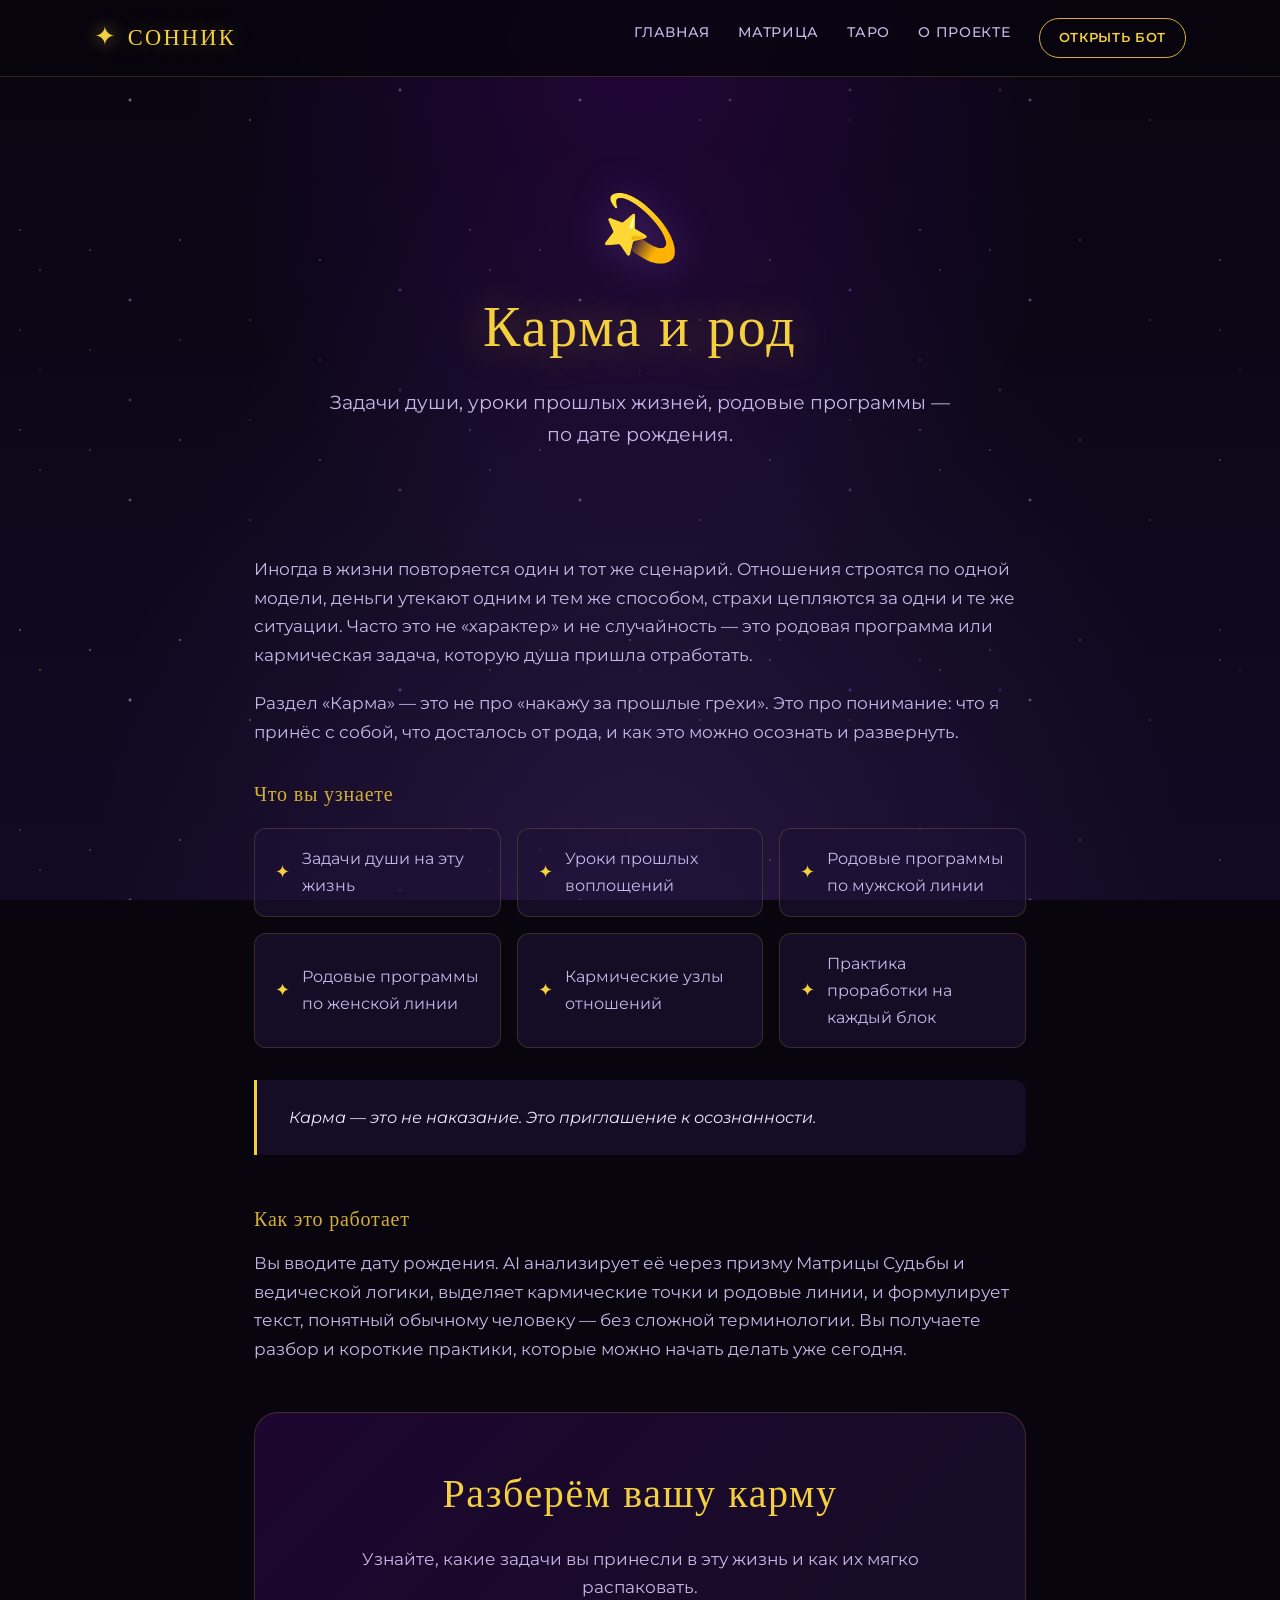
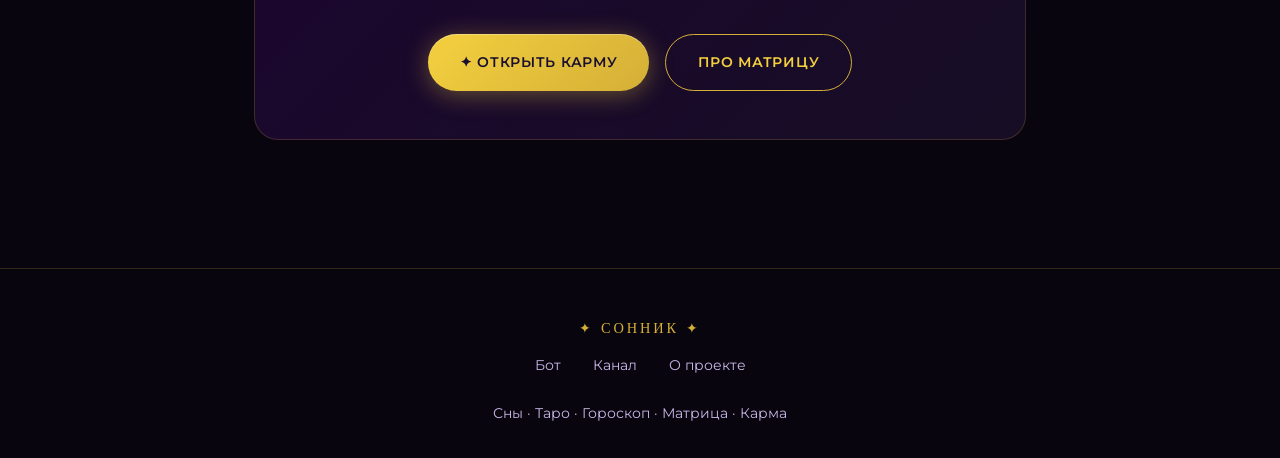
<file: pages/karma.html>
<!DOCTYPE html>
<html lang="ru">
<head>
<meta charset="UTF-8">
<meta name="viewport" content="width=device-width, initial-scale=1.0">
<title>Карма и родовые программы — Сонник</title>
<meta name="description" content="AI-разбор задач души, уроков прошлых жизней и родовых программ. По дате рождения.">
<link rel="preconnect" href="https://fonts.googleapis.com">
<link rel="preconnect" href="https://fonts.gstatic.com" crossorigin>
<link href="https://fonts.googleapis.com/css2?family=Cinzel:wght@400;500;600&family=Montserrat:wght@300;400;500;600;700&display=swap" rel="stylesheet">
<link rel="stylesheet" href="../css/style.css">
</head>
<body>
<div class="stars"></div>

<header>
    <div class="container nav-inner">
        <a href="../index.html" class="logo">
            <span class="logo-mark">✦</span>
            <span>СОННИК</span>
        </a>
        <button class="nav-toggle" aria-label="Меню">☰</button>
        <nav>
            <ul>
                <li><a href="../index.html">Главная</a></li>
                <li><a href="matrix.html">Матрица</a></li>
                <li><a href="tarot.html">Таро</a></li>
                <li><a href="about.html">О проекте</a></li>
                <li><a href="https://t.me/tvoi_sonik_bot" class="btn btn-secondary" style="padding: 0.5rem 1.2rem; font-size: 0.8rem;">Открыть бот</a></li>
            </ul>
        </nav>
    </div>
</header>

<section class="page-hero">
    <div class="container">
        <span class="page-hero-icon">💫</span>
        <h1>Карма и род</h1>
        <p class="hero-lead">Задачи души, уроки прошлых жизней, родовые программы — по дате рождения.</p>
    </div>
</section>

<section style="padding-top: 1rem;">
    <div class="container content-block">
        <p>
            Иногда в жизни повторяется один и тот же сценарий. Отношения строятся по одной модели, деньги
            утекают одним и тем же способом, страхи цепляются за одни и те же ситуации. Часто это не «характер»
            и не случайность — это родовая программа или кармическая задача, которую душа пришла отработать.
        </p>

        <p>
            Раздел «Карма» — это не про «накажу за прошлые грехи». Это про понимание:
            что я принёс с собой, что досталось от рода, и как это можно осознать и развернуть.
        </p>

        <h3 style="margin-top: 2rem;">Что вы узнаете</h3>
        <ul class="feature-list">
            <li>Задачи души на эту жизнь</li>
            <li>Уроки прошлых воплощений</li>
            <li>Родовые программы по мужской линии</li>
            <li>Родовые программы по женской линии</li>
            <li>Кармические узлы отношений</li>
            <li>Практика проработки на каждый блок</li>
        </ul>

        <div class="quote">
            Карма — это не наказание. Это приглашение к осознанности.
        </div>

        <h3 style="margin-top: 3rem;">Как это работает</h3>
        <p>
            Вы вводите дату рождения. AI анализирует её через призму Матрицы Судьбы и ведической логики,
            выделяет кармические точки и родовые линии, и формулирует текст, понятный обычному человеку —
            без сложной терминологии. Вы получаете разбор и короткие практики, которые можно начать делать уже сегодня.
        </p>

        <div class="cta-block">
            <h2>Разберём вашу карму</h2>
            <p>Узнайте, какие задачи вы принесли в эту жизнь и как их мягко распаковать.</p>
            <div class="btn-group">
                <a href="https://t.me/tvoi_sonik_bot?start=karma" class="btn btn-primary">✦ Открыть карму</a>
                <a href="matrix.html" class="btn btn-secondary">Про Матрицу</a>
            </div>
        </div>
    </div>
</section>

<footer>
    <div class="container">
        <div class="footer-mark">✦ СОННИК ✦</div>
        <div class="footer-links">
            <a href="https://t.me/tvoi_sonik_bot">Бот</a>
            <a href="https://t.me/tvoi_sonik">Канал</a>
            <a href="about.html">О проекте</a>
        </div>
        <p>Сны · Таро · Гороскоп · Матрица · Карма</p>
    </div>
</footer>

<script src="../js/main.js"></script>
</body>
</html>
</file>
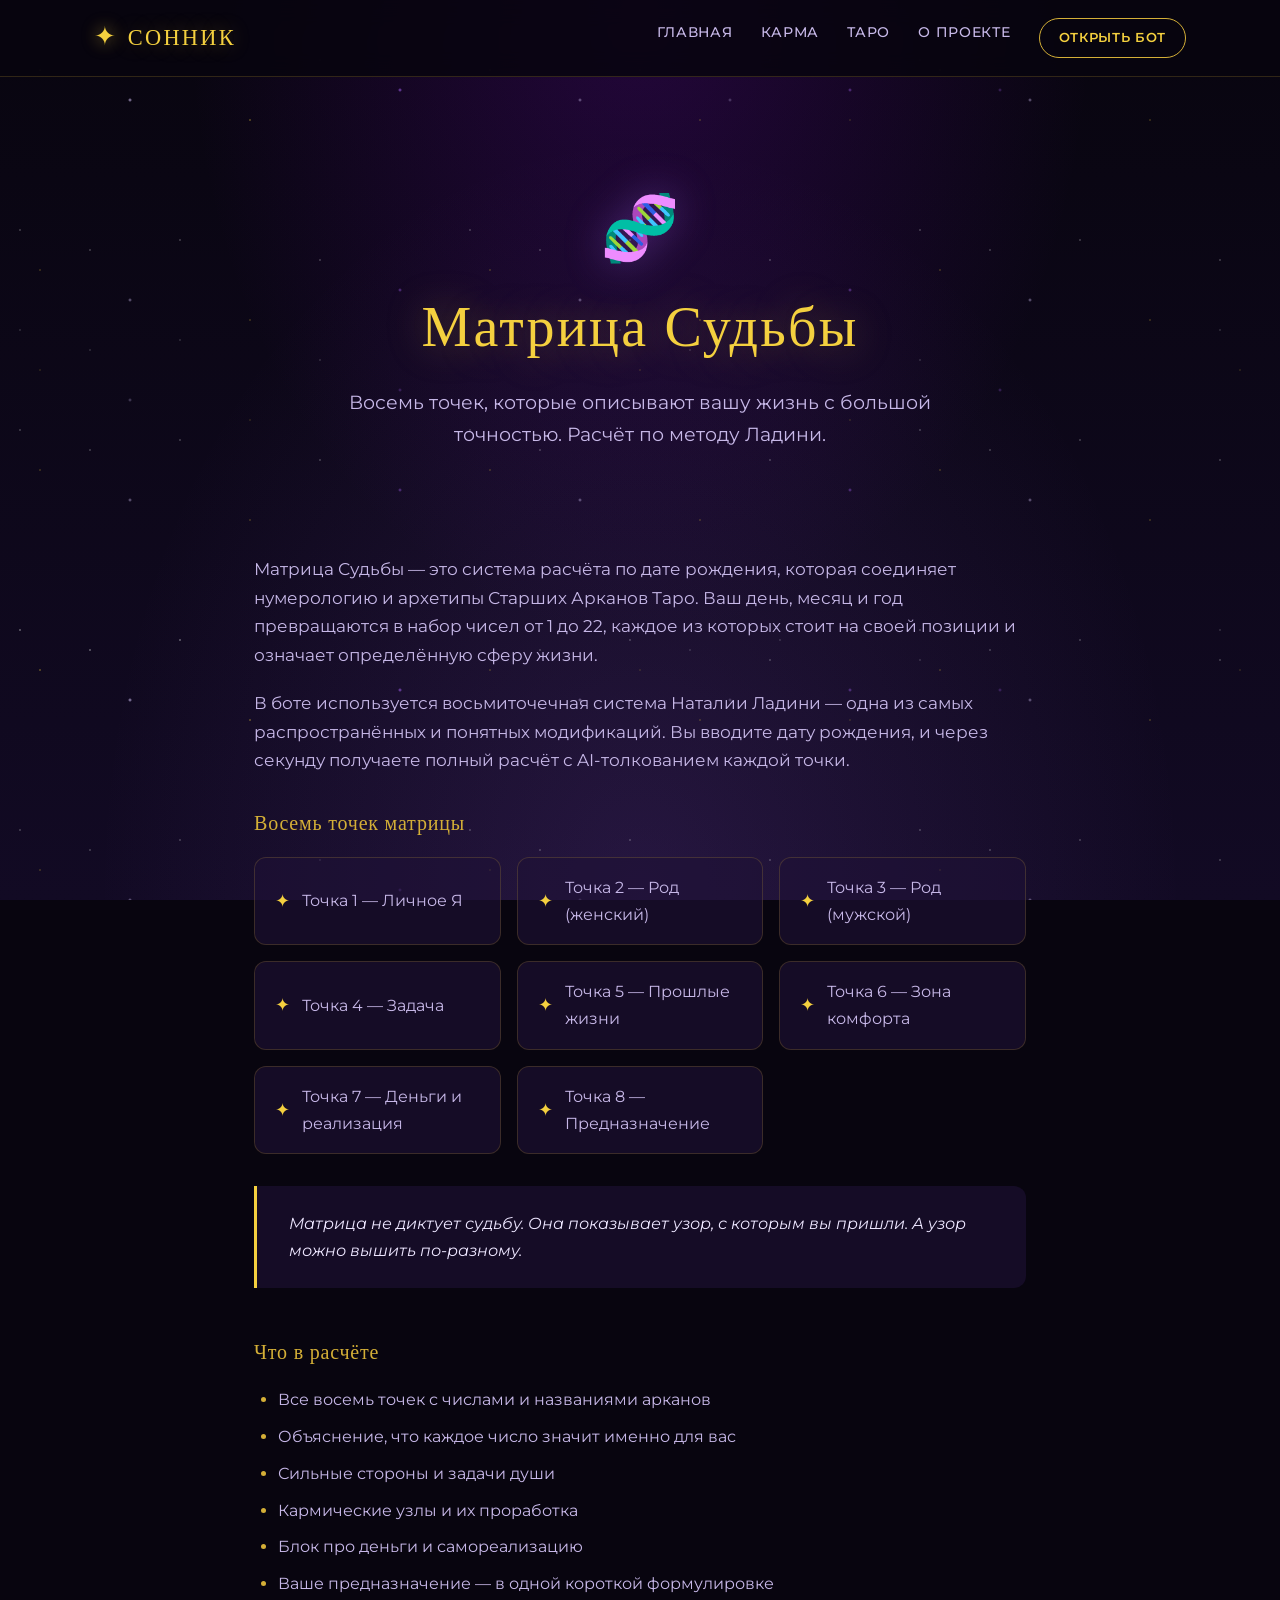
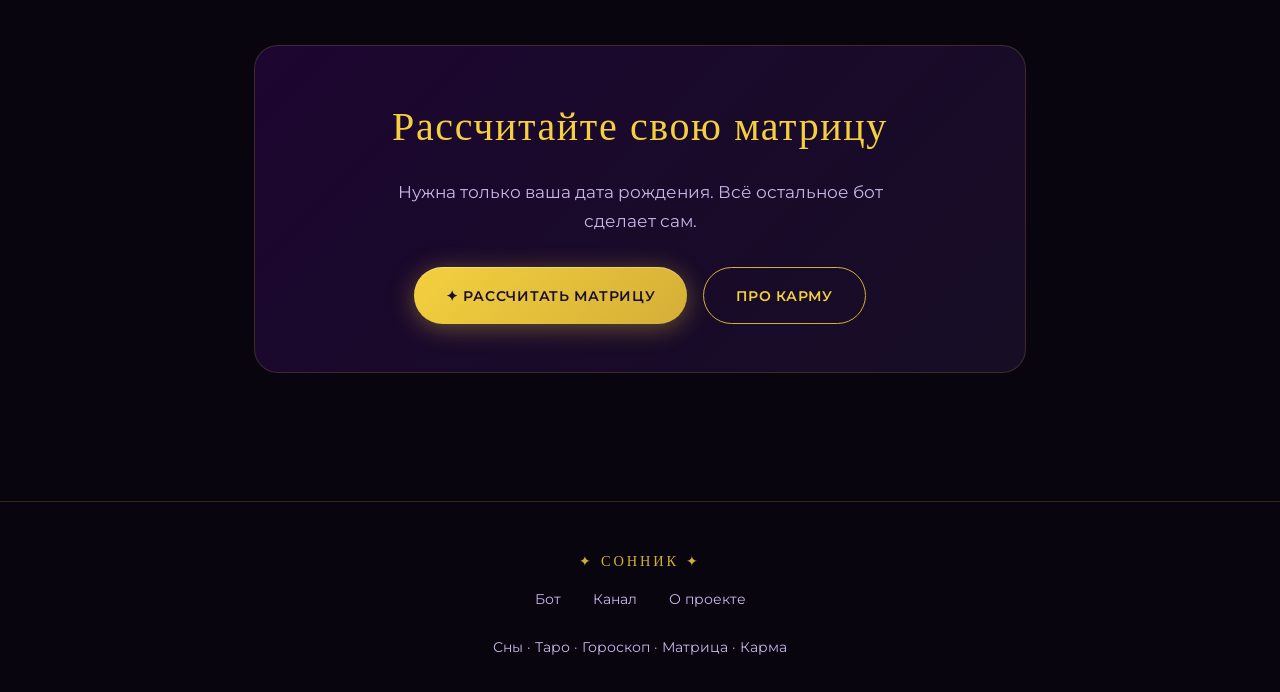
<file: pages/matrix.html>
<!DOCTYPE html>
<html lang="ru">
<head>
<meta charset="UTF-8">
<meta name="viewport" content="width=device-width, initial-scale=1.0">
<title>Матрица Судьбы — Сонник</title>
<meta name="description" content="Расчёт Матрицы Судьбы по методу Ладини. Восемь точек, задачи души, кармические узлы, предназначение.">
<link rel="preconnect" href="https://fonts.googleapis.com">
<link rel="preconnect" href="https://fonts.gstatic.com" crossorigin>
<link href="https://fonts.googleapis.com/css2?family=Cinzel:wght@400;500;600&family=Montserrat:wght@300;400;500;600;700&display=swap" rel="stylesheet">
<link rel="stylesheet" href="../css/style.css">
</head>
<body>
<div class="stars"></div>

<header>
    <div class="container nav-inner">
        <a href="../index.html" class="logo">
            <span class="logo-mark">✦</span>
            <span>СОННИК</span>
        </a>
        <button class="nav-toggle" aria-label="Меню">☰</button>
        <nav>
            <ul>
                <li><a href="../index.html">Главная</a></li>
                <li><a href="karma.html">Карма</a></li>
                <li><a href="tarot.html">Таро</a></li>
                <li><a href="about.html">О проекте</a></li>
                <li><a href="https://t.me/tvoi_sonik_bot" class="btn btn-secondary" style="padding: 0.5rem 1.2rem; font-size: 0.8rem;">Открыть бот</a></li>
            </ul>
        </nav>
    </div>
</header>

<section class="page-hero">
    <div class="container">
        <span class="page-hero-icon">🧬</span>
        <h1>Матрица Судьбы</h1>
        <p class="hero-lead">Восемь точек, которые описывают вашу жизнь с большой точностью. Расчёт по методу Ладини.</p>
    </div>
</section>

<section style="padding-top: 1rem;">
    <div class="container content-block">
        <p>
            Матрица Судьбы — это система расчёта по дате рождения, которая соединяет нумерологию
            и архетипы Старших Арканов Таро. Ваш день, месяц и год превращаются в набор чисел от 1 до 22,
            каждое из которых стоит на своей позиции и означает определённую сферу жизни.
        </p>

        <p>
            В боте используется восьмиточечная система Наталии Ладини — одна из самых распространённых
            и понятных модификаций. Вы вводите дату рождения, и через секунду получаете полный расчёт
            с AI-толкованием каждой точки.
        </p>

        <h3 style="margin-top: 2rem;">Восемь точек матрицы</h3>
        <ul class="feature-list">
            <li>Точка 1 — Личное Я</li>
            <li>Точка 2 — Род (женский)</li>
            <li>Точка 3 — Род (мужской)</li>
            <li>Точка 4 — Задача</li>
            <li>Точка 5 — Прошлые жизни</li>
            <li>Точка 6 — Зона комфорта</li>
            <li>Точка 7 — Деньги и реализация</li>
            <li>Точка 8 — Предназначение</li>
        </ul>

        <div class="quote">
            Матрица не диктует судьбу. Она показывает узор, с которым вы пришли. А узор можно вышить по-разному.
        </div>

        <h3 style="margin-top: 3rem;">Что в расчёте</h3>
        <ul>
            <li>Все восемь точек с числами и названиями арканов</li>
            <li>Объяснение, что каждое число значит именно для вас</li>
            <li>Сильные стороны и задачи души</li>
            <li>Кармические узлы и их проработка</li>
            <li>Блок про деньги и самореализацию</li>
            <li>Ваше предназначение — в одной короткой формулировке</li>
        </ul>

        <div class="cta-block">
            <h2>Рассчитайте свою матрицу</h2>
            <p>Нужна только ваша дата рождения. Всё остальное бот сделает сам.</p>
            <div class="btn-group">
                <a href="https://t.me/tvoi_sonik_bot?start=matrix" class="btn btn-primary">✦ Рассчитать матрицу</a>
                <a href="karma.html" class="btn btn-secondary">Про карму</a>
            </div>
        </div>
    </div>
</section>

<footer>
    <div class="container">
        <div class="footer-mark">✦ СОННИК ✦</div>
        <div class="footer-links">
            <a href="https://t.me/tvoi_sonik_bot">Бот</a>
            <a href="https://t.me/tvoi_sonik">Канал</a>
            <a href="about.html">О проекте</a>
        </div>
        <p>Сны · Таро · Гороскоп · Матрица · Карма</p>
    </div>
</footer>

<script src="../js/main.js"></script>
</body>
</html>
</file>
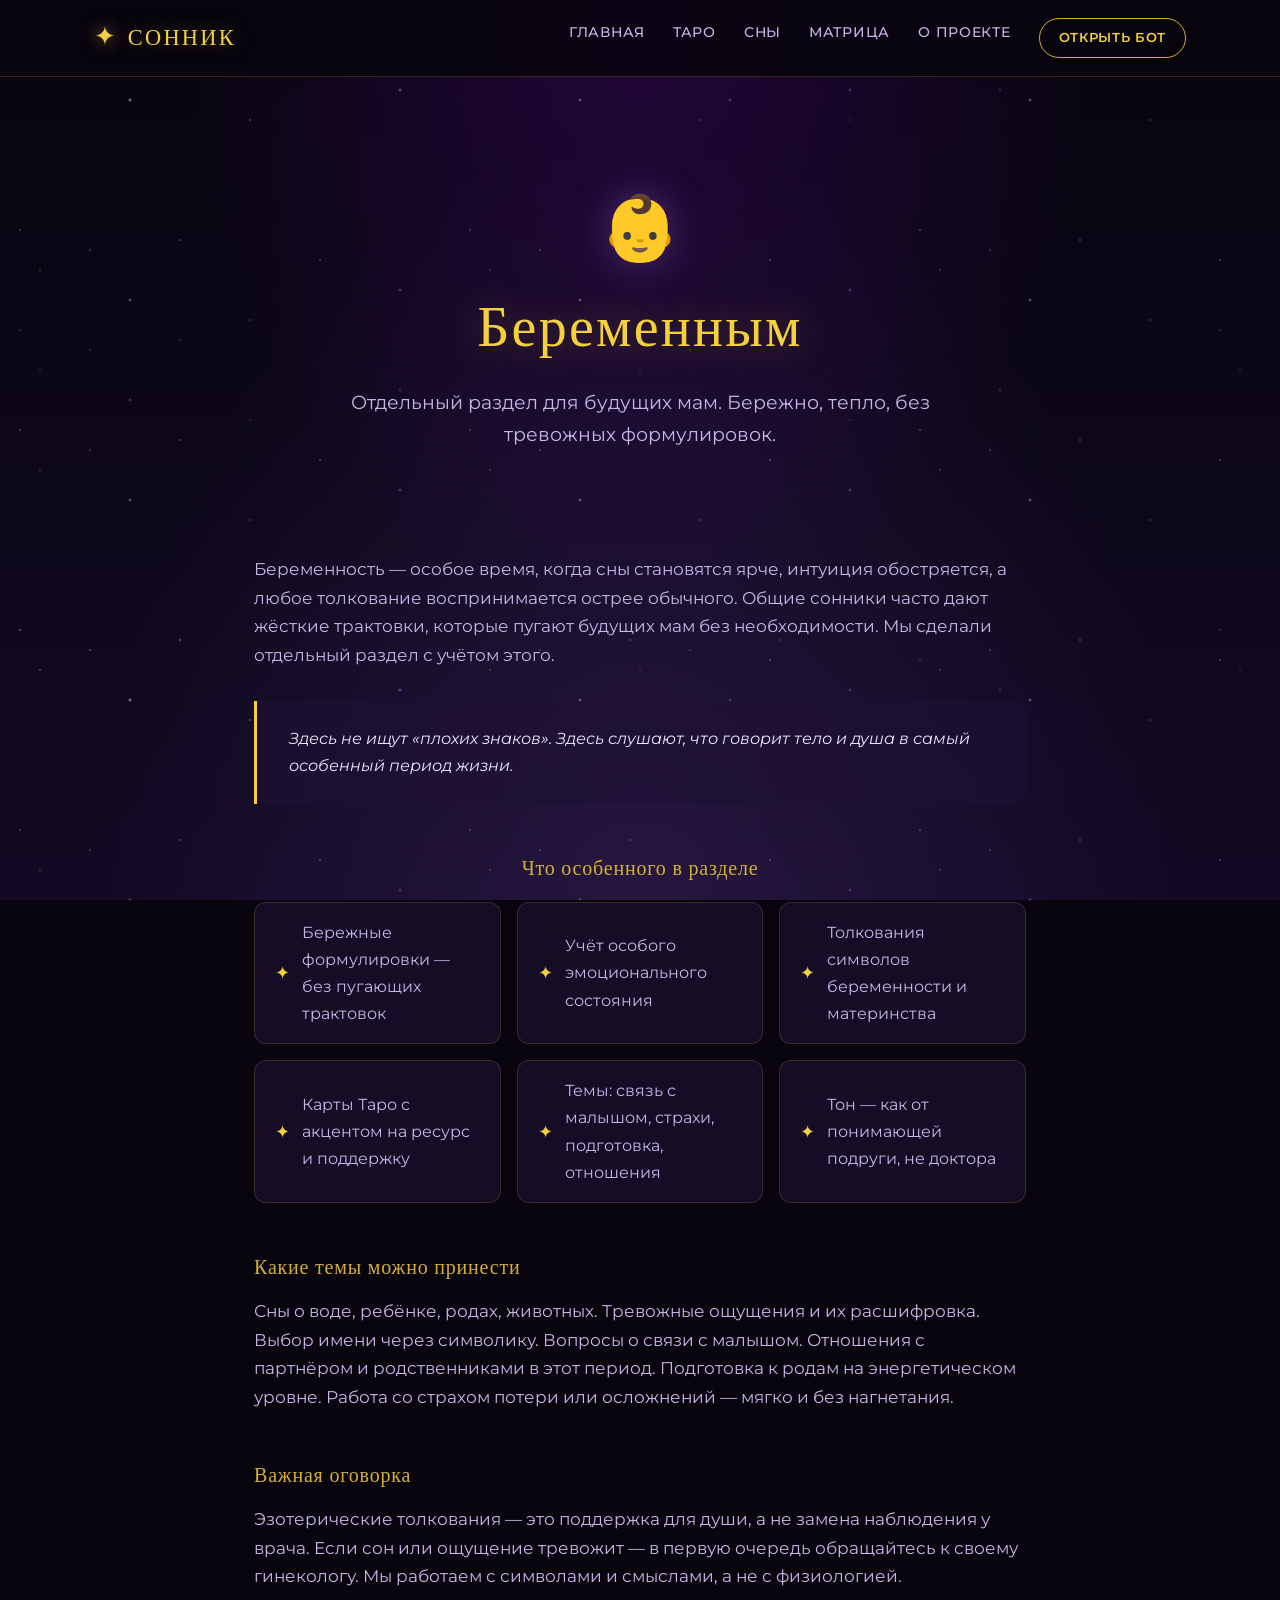
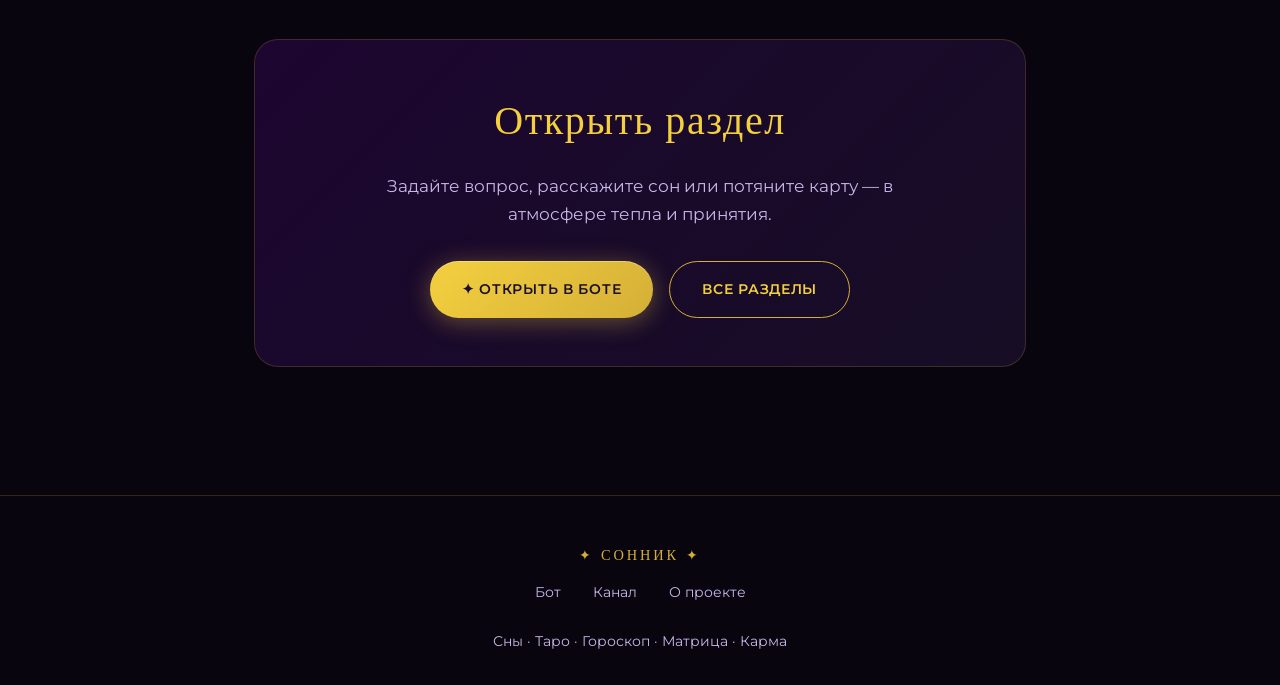
<file: pages/pregnant.html>
<!DOCTYPE html>
<html lang="ru">
<head>
<meta charset="UTF-8">
<meta name="viewport" content="width=device-width, initial-scale=1.0">
<title>Беременным — Сонник</title>
<meta name="description" content="Бережные толкования снов и карт для будущих мам. Поддержка на разных сроках беременности. Бесплатно в Telegram-боте.">
<link rel="preconnect" href="https://fonts.googleapis.com">
<link rel="preconnect" href="https://fonts.gstatic.com" crossorigin>
<link href="https://fonts.googleapis.com/css2?family=Cinzel:wght@400;500;600&family=Montserrat:wght@300;400;500;600;700&display=swap" rel="stylesheet">
<link rel="stylesheet" href="../css/style.css">
</head>
<body>
<div class="stars"></div>

<header>
    <div class="container nav-inner">
        <a href="../index.html" class="logo">
            <span class="logo-mark">✦</span>
            <span>СОННИК</span>
        </a>
        <button class="nav-toggle" aria-label="Меню">☰</button>
        <nav>
            <ul>
                <li><a href="../index.html">Главная</a></li>
                <li><a href="tarot.html">Таро</a></li>
                <li><a href="dream.html">Сны</a></li>
                <li><a href="matrix.html">Матрица</a></li>
                <li><a href="about.html">О проекте</a></li>
                <li><a href="https://t.me/tvoi_sonik_bot" class="btn btn-secondary" style="padding: 0.5rem 1.2rem; font-size: 0.8rem;">Открыть бот</a></li>
            </ul>
        </nav>
    </div>
</header>

<section class="page-hero">
    <div class="container">
        <span class="page-hero-icon">👶</span>
        <h1>Беременным</h1>
        <p class="hero-lead">Отдельный раздел для будущих мам. Бережно, тепло, без тревожных формулировок.</p>
    </div>
</section>

<section style="padding-top: 1rem;">
    <div class="container content-block">
        <p>
            Беременность — особое время, когда сны становятся ярче, интуиция обостряется, а любое толкование
            воспринимается острее обычного. Общие сонники часто дают жёсткие трактовки, которые пугают будущих мам
            без необходимости. Мы сделали отдельный раздел с учётом этого.
        </p>

        <div class="quote">
            Здесь не ищут «плохих знаков». Здесь слушают, что говорит тело и душа в самый особенный период жизни.
        </div>

        <h3 style="text-align: center; margin-top: 3rem;">Что особенного в разделе</h3>
        <ul class="feature-list">
            <li>Бережные формулировки — без пугающих трактовок</li>
            <li>Учёт особого эмоционального состояния</li>
            <li>Толкования символов беременности и материнства</li>
            <li>Карты Таро с акцентом на ресурс и поддержку</li>
            <li>Темы: связь с малышом, страхи, подготовка, отношения</li>
            <li>Тон — как от понимающей подруги, не доктора</li>
        </ul>

        <h3 style="margin-top: 3rem;">Какие темы можно принести</h3>
        <p>
            Сны о воде, ребёнке, родах, животных. Тревожные ощущения и их расшифровка. Выбор имени
            через символику. Вопросы о связи с малышом. Отношения с партнёром и родственниками в этот период.
            Подготовка к родам на энергетическом уровне. Работа со страхом потери или осложнений —
            мягко и без нагнетания.
        </p>

        <h3 style="margin-top: 3rem;">Важная оговорка</h3>
        <p>
            Эзотерические толкования — это поддержка для души, а не замена наблюдения у врача.
            Если сон или ощущение тревожит — в первую очередь обращайтесь к своему гинекологу.
            Мы работаем с символами и смыслами, а не с физиологией.
        </p>

        <div class="cta-block">
            <h2>Открыть раздел</h2>
            <p>Задайте вопрос, расскажите сон или потяните карту — в атмосфере тепла и принятия.</p>
            <div class="btn-group">
                <a href="https://t.me/tvoi_sonik_bot?start=pregnant" class="btn btn-primary">✦ Открыть в боте</a>
                <a href="../index.html" class="btn btn-secondary">Все разделы</a>
            </div>
        </div>
    </div>
</section>

<footer>
    <div class="container">
        <div class="footer-mark">✦ СОННИК ✦</div>
        <div class="footer-links">
            <a href="https://t.me/tvoi_sonik_bot">Бот</a>
            <a href="https://t.me/tvoi_sonik">Канал</a>
            <a href="about.html">О проекте</a>
        </div>
        <p>Сны · Таро · Гороскоп · Матрица · Карма</p>
    </div>
</footer>

<script src="../js/main.js"></script>
</body>
</html>
</file>
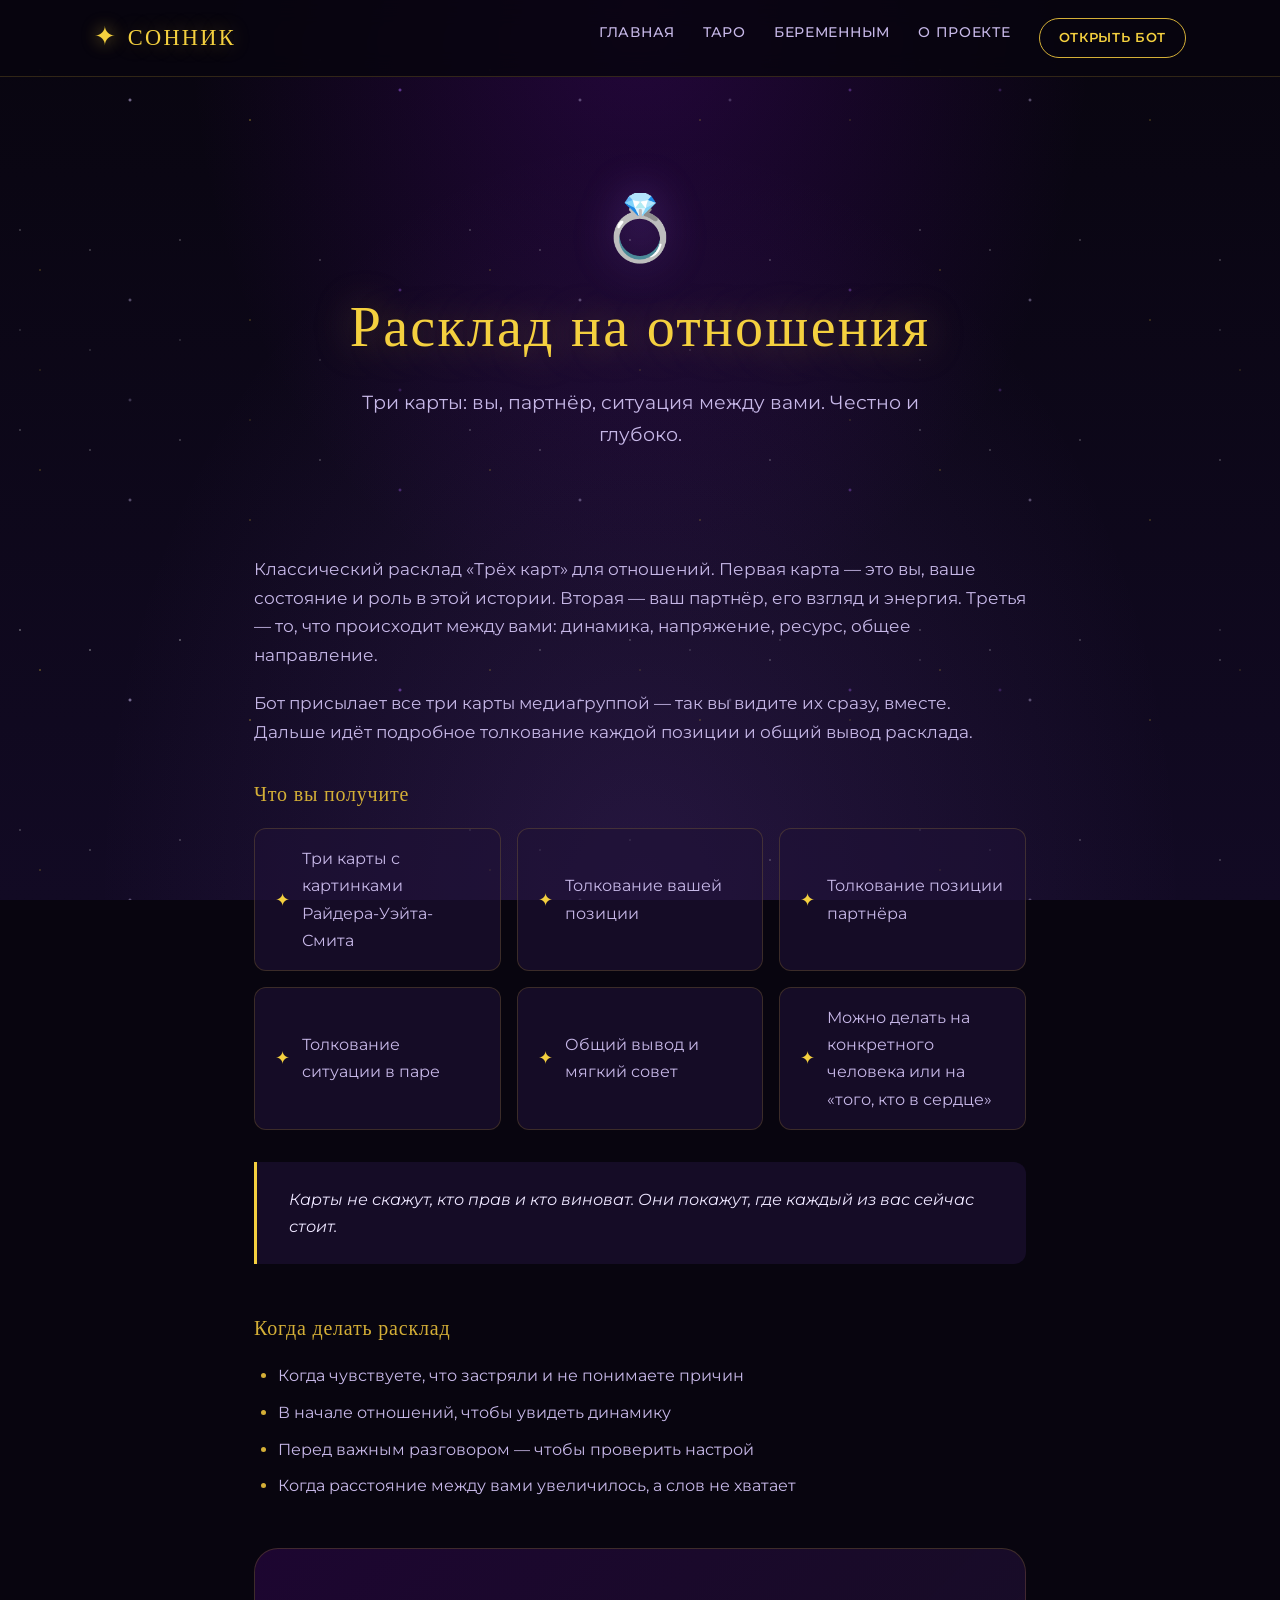
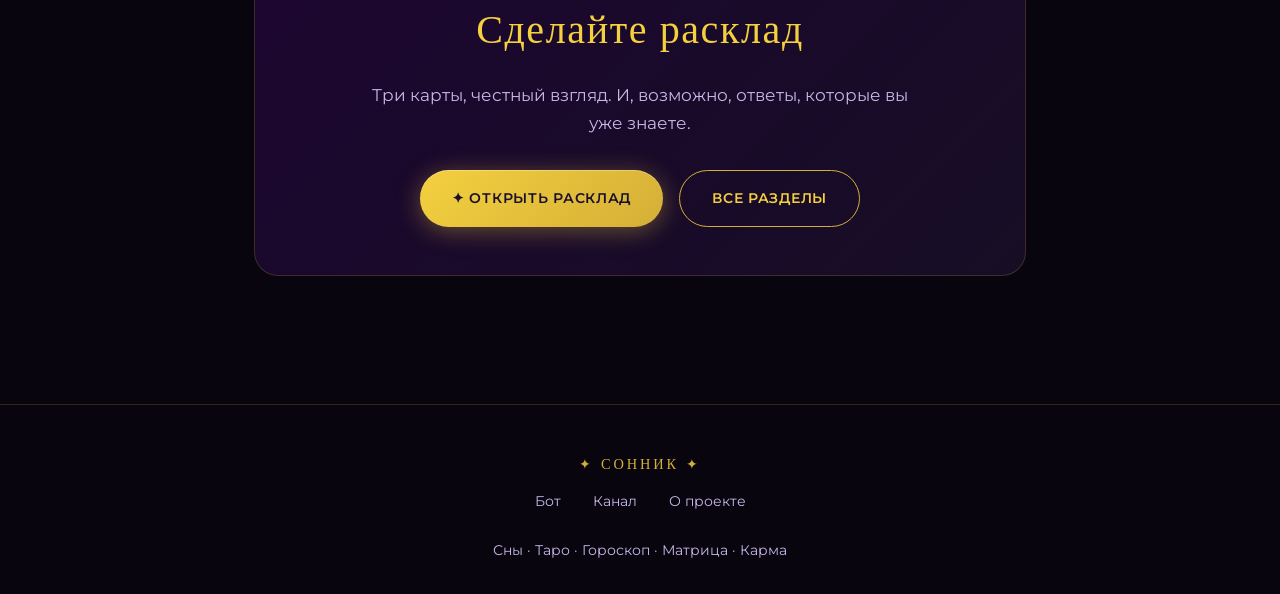
<file: pages/relationship.html>
<!DOCTYPE html>
<html lang="ru">
<head>
<meta charset="UTF-8">
<meta name="viewport" content="width=device-width, initial-scale=1.0">
<title>Расклад на отношения — Сонник</title>
<meta name="description" content="Расклад Таро на отношения — три карты: вы, партнёр, ситуация. С картинками и глубоким толкованием.">
<link rel="preconnect" href="https://fonts.googleapis.com">
<link rel="preconnect" href="https://fonts.gstatic.com" crossorigin>
<link href="https://fonts.googleapis.com/css2?family=Cinzel:wght@400;500;600&family=Montserrat:wght@300;400;500;600;700&display=swap" rel="stylesheet">
<link rel="stylesheet" href="../css/style.css">
</head>
<body>
<div class="stars"></div>

<header>
    <div class="container nav-inner">
        <a href="../index.html" class="logo">
            <span class="logo-mark">✦</span>
            <span>СОННИК</span>
        </a>
        <button class="nav-toggle" aria-label="Меню">☰</button>
        <nav>
            <ul>
                <li><a href="../index.html">Главная</a></li>
                <li><a href="tarot.html">Таро</a></li>
                <li><a href="pregnant.html">Беременным</a></li>
                <li><a href="about.html">О проекте</a></li>
                <li><a href="https://t.me/tvoi_sonik_bot" class="btn btn-secondary" style="padding: 0.5rem 1.2rem; font-size: 0.8rem;">Открыть бот</a></li>
            </ul>
        </nav>
    </div>
</header>

<section class="page-hero">
    <div class="container">
        <span class="page-hero-icon">💍</span>
        <h1>Расклад на отношения</h1>
        <p class="hero-lead">Три карты: вы, партнёр, ситуация между вами. Честно и глубоко.</p>
    </div>
</section>

<section style="padding-top: 1rem;">
    <div class="container content-block">
        <p>
            Классический расклад «Трёх карт» для отношений. Первая карта — это вы, ваше состояние и роль
            в этой истории. Вторая — ваш партнёр, его взгляд и энергия. Третья — то, что происходит между вами:
            динамика, напряжение, ресурс, общее направление.
        </p>

        <p>
            Бот присылает все три карты медиагруппой — так вы видите их сразу, вместе. Дальше идёт
            подробное толкование каждой позиции и общий вывод расклада.
        </p>

        <h3 style="margin-top: 2rem;">Что вы получите</h3>
        <ul class="feature-list">
            <li>Три карты с картинками Райдера-Уэйта-Смита</li>
            <li>Толкование вашей позиции</li>
            <li>Толкование позиции партнёра</li>
            <li>Толкование ситуации в паре</li>
            <li>Общий вывод и мягкий совет</li>
            <li>Можно делать на конкретного человека или на «того, кто в сердце»</li>
        </ul>

        <div class="quote">
            Карты не скажут, кто прав и кто виноват. Они покажут, где каждый из вас сейчас стоит.
        </div>

        <h3 style="margin-top: 3rem;">Когда делать расклад</h3>
        <ul>
            <li>Когда чувствуете, что застряли и не понимаете причин</li>
            <li>В начале отношений, чтобы увидеть динамику</li>
            <li>Перед важным разговором — чтобы проверить настрой</li>
            <li>Когда расстояние между вами увеличилось, а слов не хватает</li>
        </ul>

        <div class="cta-block">
            <h2>Сделайте расклад</h2>
            <p>Три карты, честный взгляд. И, возможно, ответы, которые вы уже знаете.</p>
            <div class="btn-group">
                <a href="https://t.me/tvoi_sonik_bot?start=relationship" class="btn btn-primary">✦ Открыть расклад</a>
                <a href="../index.html" class="btn btn-secondary">Все разделы</a>
            </div>
        </div>
    </div>
</section>

<footer>
    <div class="container">
        <div class="footer-mark">✦ СОННИК ✦</div>
        <div class="footer-links">
            <a href="https://t.me/tvoi_sonik_bot">Бот</a>
            <a href="https://t.me/tvoi_sonik">Канал</a>
            <a href="about.html">О проекте</a>
        </div>
        <p>Сны · Таро · Гороскоп · Матрица · Карма</p>
    </div>
</footer>

<script src="../js/main.js"></script>
</body>
</html>
</file>
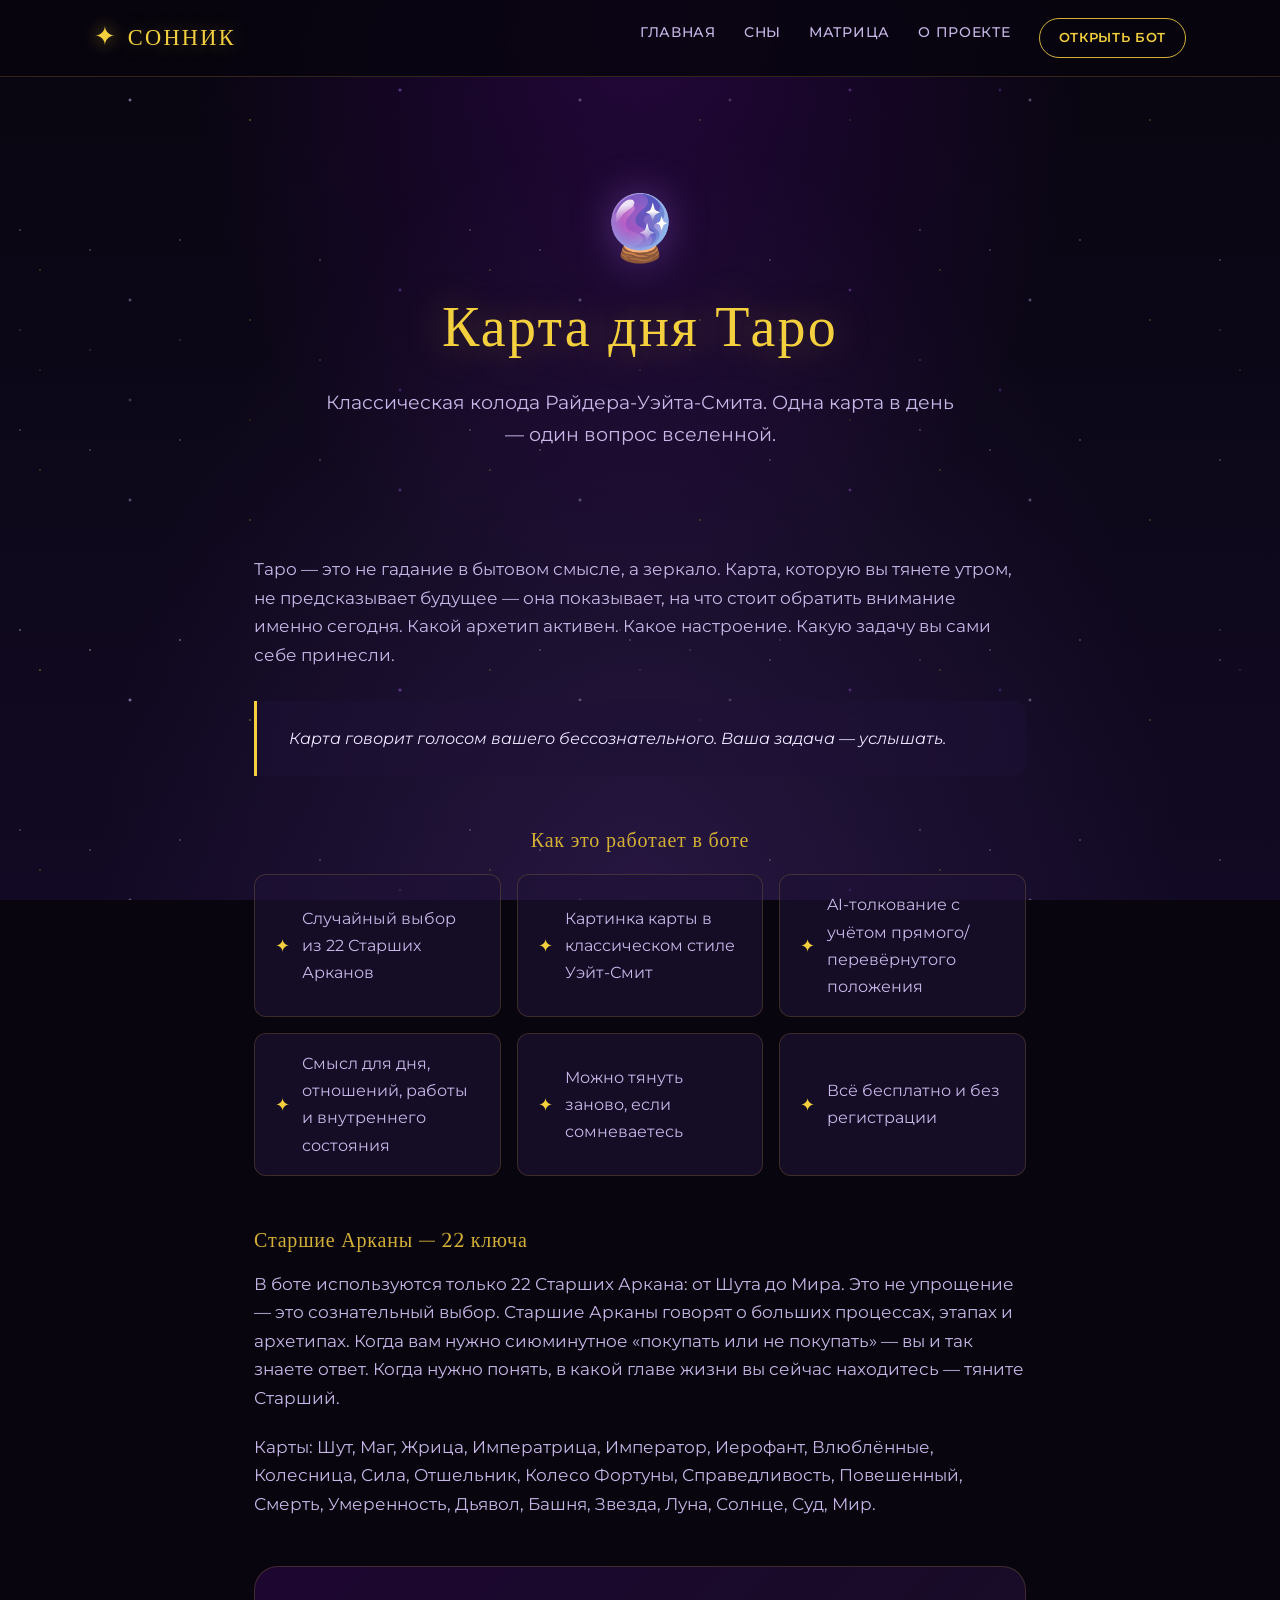
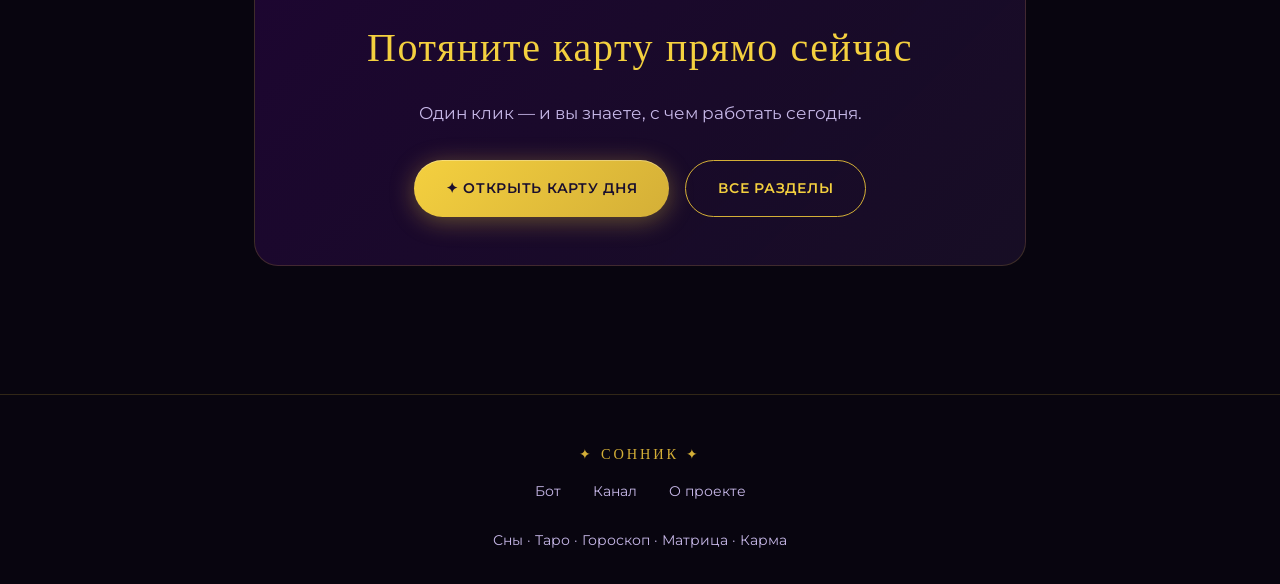
<file: pages/tarot.html>
<!DOCTYPE html>
<html lang="ru">
<head>
<meta charset="UTF-8">
<meta name="viewport" content="width=device-width, initial-scale=1.0">
<title>Карта дня Таро — Сонник</title>
<meta name="description" content="Карта дня из классической колоды Райдера-Уэйта-Смита с глубоким AI-толкованием. Бесплатно в Telegram-боте.">
<link rel="preconnect" href="https://fonts.googleapis.com">
<link rel="preconnect" href="https://fonts.gstatic.com" crossorigin>
<link href="https://fonts.googleapis.com/css2?family=Cinzel:wght@400;500;600&family=Montserrat:wght@300;400;500;600;700&display=swap" rel="stylesheet">
<link rel="stylesheet" href="../css/style.css">
</head>
<body>
<div class="stars"></div>

<header>
    <div class="container nav-inner">
        <a href="../index.html" class="logo">
            <span class="logo-mark">✦</span>
            <span>СОННИК</span>
        </a>
        <button class="nav-toggle" aria-label="Меню">☰</button>
        <nav>
            <ul>
                <li><a href="../index.html">Главная</a></li>
                <li><a href="dream.html">Сны</a></li>
                <li><a href="matrix.html">Матрица</a></li>
                <li><a href="about.html">О проекте</a></li>
                <li><a href="https://t.me/tvoi_sonik_bot" class="btn btn-secondary" style="padding: 0.5rem 1.2rem; font-size: 0.8rem;">Открыть бот</a></li>
            </ul>
        </nav>
    </div>
</header>

<section class="page-hero">
    <div class="container">
        <span class="page-hero-icon">🔮</span>
        <h1>Карта дня Таро</h1>
        <p class="hero-lead">Классическая колода Райдера-Уэйта-Смита. Одна карта в день — один вопрос вселенной.</p>
    </div>
</section>

<section style="padding-top: 1rem;">
    <div class="container content-block">
        <p>
            Таро — это не гадание в бытовом смысле, а зеркало. Карта, которую вы тянете утром, не предсказывает будущее —
            она показывает, на что стоит обратить внимание именно сегодня. Какой архетип активен. Какое настроение.
            Какую задачу вы сами себе принесли.
        </p>

        <div class="quote">
            Карта говорит голосом вашего бессознательного. Ваша задача — услышать.
        </div>

        <h3 style="text-align: center; margin-top: 3rem;">Как это работает в боте</h3>
        <ul class="feature-list">
            <li>Случайный выбор из 22 Старших Арканов</li>
            <li>Картинка карты в классическом стиле Уэйт-Смит</li>
            <li>AI-толкование с учётом прямого/перевёрнутого положения</li>
            <li>Смысл для дня, отношений, работы и внутреннего состояния</li>
            <li>Можно тянуть заново, если сомневаетесь</li>
            <li>Всё бесплатно и без регистрации</li>
        </ul>

        <h3 style="margin-top: 3rem;">Старшие Арканы — 22 ключа</h3>
        <p>
            В боте используются только 22 Старших Аркана: от Шута до Мира. Это не упрощение — это сознательный выбор.
            Старшие Арканы говорят о больших процессах, этапах и архетипах. Когда вам нужно сиюминутное
            «покупать или не покупать» — вы и так знаете ответ. Когда нужно понять, в какой главе жизни
            вы сейчас находитесь — тяните Старший.
        </p>

        <p>
            Карты: Шут, Маг, Жрица, Императрица, Император, Иерофант, Влюблённые, Колесница, Сила, Отшельник,
            Колесо Фортуны, Справедливость, Повешенный, Смерть, Умеренность, Дьявол, Башня, Звезда, Луна,
            Солнце, Суд, Мир.
        </p>

        <div class="cta-block">
            <h2>Потяните карту прямо сейчас</h2>
            <p>Один клик — и вы знаете, с чем работать сегодня.</p>
            <div class="btn-group">
                <a href="https://t.me/tvoi_sonik_bot?start=tarot" class="btn btn-primary">✦ Открыть карту дня</a>
                <a href="../index.html" class="btn btn-secondary">Все разделы</a>
            </div>
        </div>
    </div>
</section>

<footer>
    <div class="container">
        <div class="footer-mark">✦ СОННИК ✦</div>
        <div class="footer-links">
            <a href="https://t.me/tvoi_sonik_bot">Бот</a>
            <a href="https://t.me/tvoi_sonik">Канал</a>
            <a href="about.html">О проекте</a>
        </div>
        <p>Сны · Таро · Гороскоп · Матрица · Карма</p>
    </div>
</footer>

<script src="../js/main.js"></script>
</body>
</html>
</file>
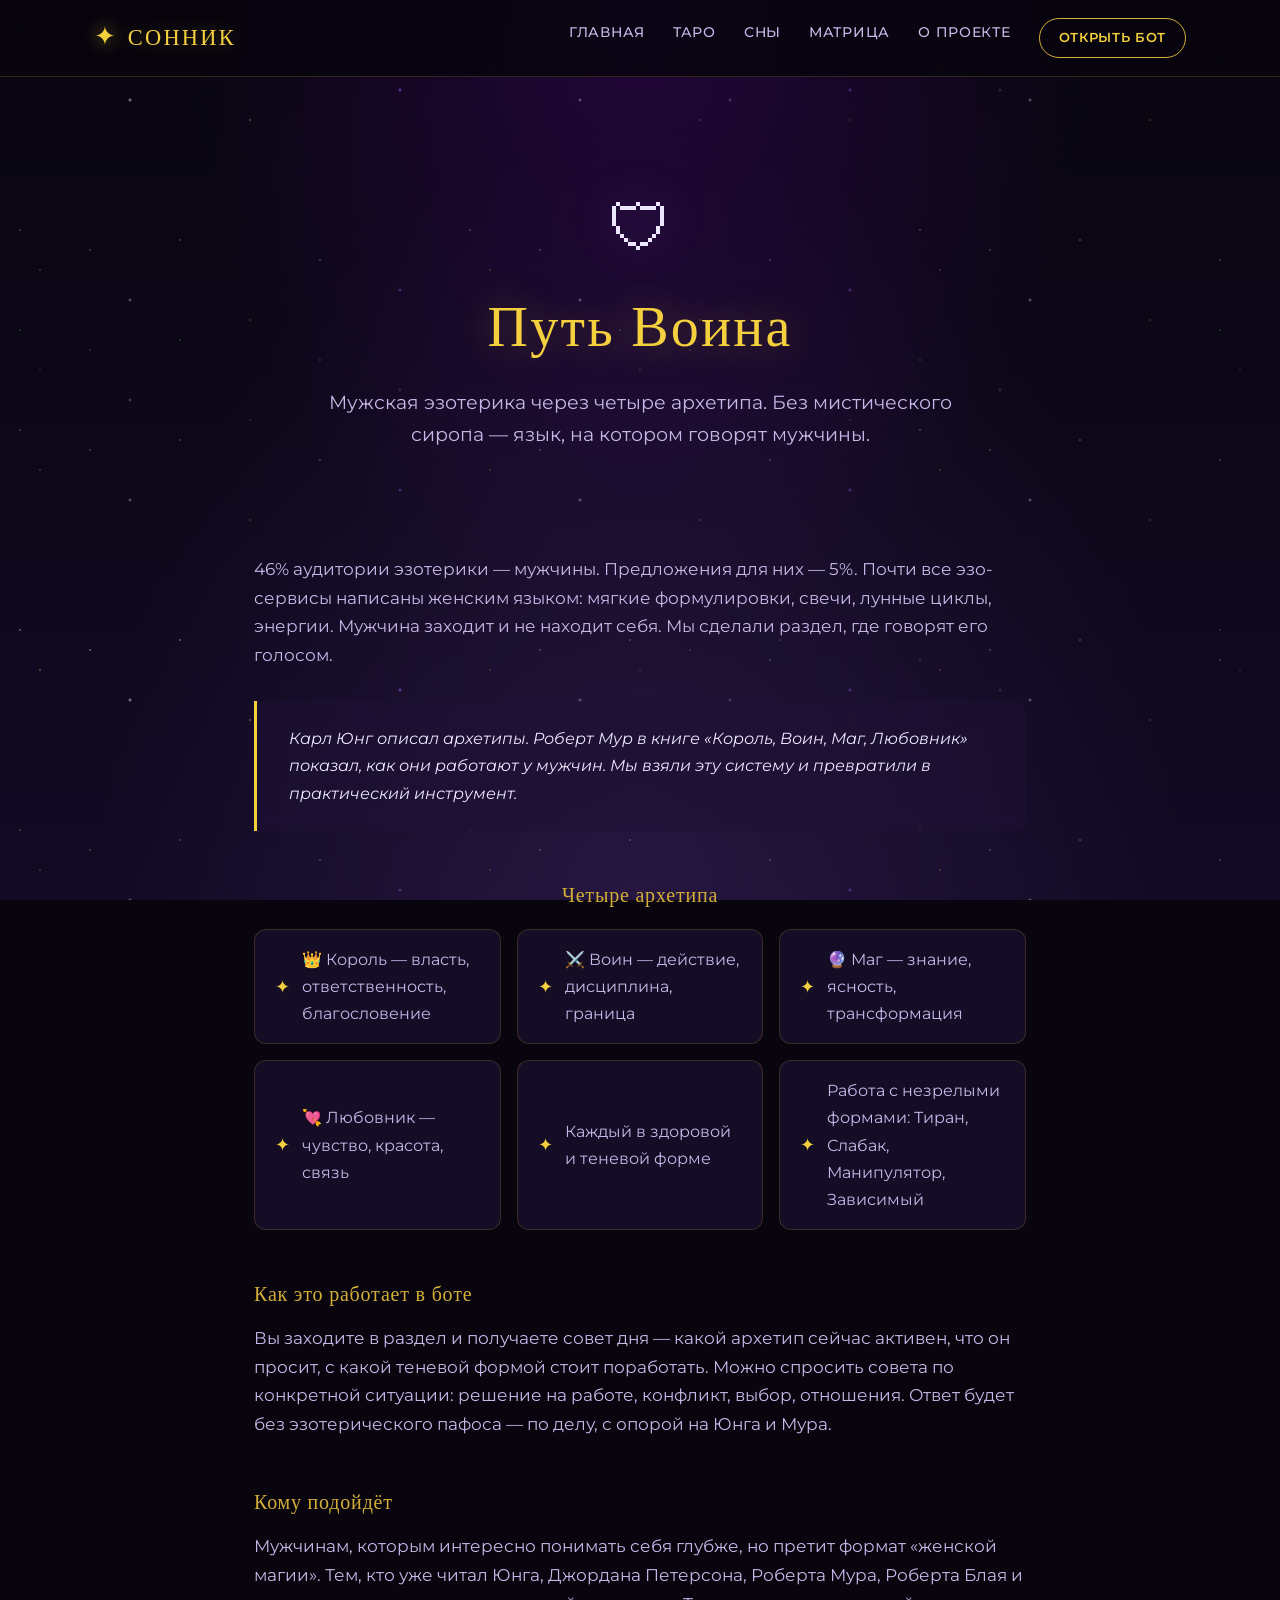
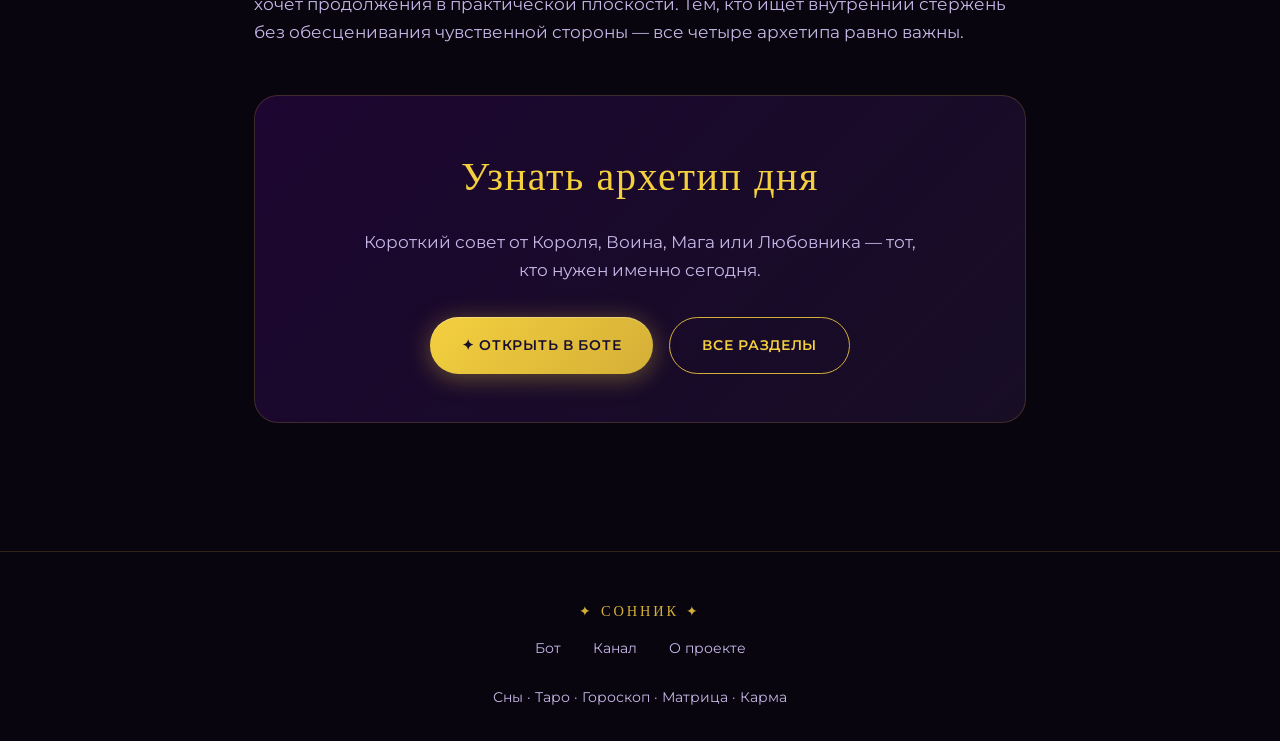
<file: pages/warrior.html>
<!DOCTYPE html>
<html lang="ru">
<head>
<meta charset="UTF-8">
<meta name="viewport" content="width=device-width, initial-scale=1.0">
<title>Путь Воина — Сонник</title>
<meta name="description" content="Мужская эзотерика через архетипы Роберта Мура: Король, Воин, Маг, Любовник. Совет дня и работа с тенью. Бесплатно в Telegram-боте.">
<link rel="preconnect" href="https://fonts.googleapis.com">
<link rel="preconnect" href="https://fonts.gstatic.com" crossorigin>
<link href="https://fonts.googleapis.com/css2?family=Cinzel:wght@400;500;600&family=Montserrat:wght@300;400;500;600;700&display=swap" rel="stylesheet">
<link rel="stylesheet" href="../css/style.css">
</head>
<body>
<div class="stars"></div>

<header>
    <div class="container nav-inner">
        <a href="../index.html" class="logo">
            <span class="logo-mark">✦</span>
            <span>СОННИК</span>
        </a>
        <button class="nav-toggle" aria-label="Меню">☰</button>
        <nav>
            <ul>
                <li><a href="../index.html">Главная</a></li>
                <li><a href="tarot.html">Таро</a></li>
                <li><a href="dream.html">Сны</a></li>
                <li><a href="matrix.html">Матрица</a></li>
                <li><a href="about.html">О проекте</a></li>
                <li><a href="https://t.me/tvoi_sonik_bot" class="btn btn-secondary" style="padding: 0.5rem 1.2rem; font-size: 0.8rem;">Открыть бот</a></li>
            </ul>
        </nav>
    </div>
</header>

<section class="page-hero">
    <div class="container">
        <span class="page-hero-icon">🛡</span>
        <h1>Путь Воина</h1>
        <p class="hero-lead">Мужская эзотерика через четыре архетипа. Без мистического сиропа — язык, на котором говорят мужчины.</p>
    </div>
</section>

<section style="padding-top: 1rem;">
    <div class="container content-block">
        <p>
            46% аудитории эзотерики — мужчины. Предложения для них — 5%. Почти все эзо-сервисы написаны
            женским языком: мягкие формулировки, свечи, лунные циклы, энергии. Мужчина заходит и
            не находит себя. Мы сделали раздел, где говорят его голосом.
        </p>

        <div class="quote">
            Карл Юнг описал архетипы. Роберт Мур в книге «Король, Воин, Маг, Любовник» показал,
            как они работают у мужчин. Мы взяли эту систему и превратили в практический инструмент.
        </div>

        <h3 style="text-align: center; margin-top: 3rem;">Четыре архетипа</h3>
        <ul class="feature-list">
            <li>👑 Король — власть, ответственность, благословение</li>
            <li>⚔️ Воин — действие, дисциплина, граница</li>
            <li>🔮 Маг — знание, ясность, трансформация</li>
            <li>💘 Любовник — чувство, красота, связь</li>
            <li>Каждый в здоровой и теневой форме</li>
            <li>Работа с незрелыми формами: Тиран, Слабак, Манипулятор, Зависимый</li>
        </ul>

        <h3 style="margin-top: 3rem;">Как это работает в боте</h3>
        <p>
            Вы заходите в раздел и получаете совет дня — какой архетип сейчас активен,
            что он просит, с какой теневой формой стоит поработать. Можно спросить совета
            по конкретной ситуации: решение на работе, конфликт, выбор, отношения.
            Ответ будет без эзотерического пафоса — по делу, с опорой на Юнга и Мура.
        </p>

        <h3 style="margin-top: 3rem;">Кому подойдёт</h3>
        <p>
            Мужчинам, которым интересно понимать себя глубже, но претит формат «женской магии».
            Тем, кто уже читал Юнга, Джордана Петерсона, Роберта Мура, Роберта Блая и хочет
            продолжения в практической плоскости. Тем, кто ищет внутренний стержень без
            обесценивания чувственной стороны — все четыре архетипа равно важны.
        </p>

        <div class="cta-block">
            <h2>Узнать архетип дня</h2>
            <p>Короткий совет от Короля, Воина, Мага или Любовника — тот, кто нужен именно сегодня.</p>
            <div class="btn-group">
                <a href="https://t.me/tvoi_sonik_bot?start=warrior" class="btn btn-primary">✦ Открыть в боте</a>
                <a href="../index.html" class="btn btn-secondary">Все разделы</a>
            </div>
        </div>
    </div>
</section>

<footer>
    <div class="container">
        <div class="footer-mark">✦ СОННИК ✦</div>
        <div class="footer-links">
            <a href="https://t.me/tvoi_sonik_bot">Бот</a>
            <a href="https://t.me/tvoi_sonik">Канал</a>
            <a href="about.html">О проекте</a>
        </div>
        <p>Сны · Таро · Гороскоп · Матрица · Карма</p>
    </div>
</footer>

<script src="../js/main.js"></script>
</body>
</html>
</file>
<file: css/style.css>
:root {
    --bg-base: #08050f;
    --bg-deep: #120a24;
    --bg-card: rgba(30, 18, 54, 0.6);
    --bg-card-hover: rgba(46, 28, 82, 0.8);
    --text-main: #ede6ff;
    --text-soft: #c7b8e8;
    --text-muted: #8b7ab3;
    --gold: #f4d03f;
    --gold-soft: #d4af37;
    --gold-glow: rgba(244, 208, 63, 0.35);
    --purple: #9b5de5;
    --purple-deep: #7209b7;
    --purple-glow: rgba(155, 93, 229, 0.4);
    --border: rgba(212, 175, 55, 0.2);
}

* { margin: 0; padding: 0; box-sizing: border-box; }

html { scroll-behavior: smooth; }

body {
    font-family: 'Montserrat', -apple-system, sans-serif;
    background: var(--bg-base);
    color: var(--text-main);
    line-height: 1.7;
    min-height: 100vh;
    overflow-x: hidden;
    position: relative;
}

body::before {
    content: '';
    position: fixed;
    top: 0; left: 0; right: 0; bottom: 0;
    background:
        radial-gradient(ellipse at top, rgba(114, 9, 183, 0.25), transparent 50%),
        radial-gradient(ellipse at bottom, rgba(155, 93, 229, 0.15), transparent 60%),
        linear-gradient(180deg, var(--bg-base) 0%, var(--bg-deep) 100%);
    z-index: -2;
}

.stars {
    position: fixed;
    top: 0; left: 0;
    width: 100%; height: 100%;
    z-index: -1;
    pointer-events: none;
    overflow: hidden;
}

.stars::before,
.stars::after {
    content: '';
    position: absolute;
    top: 0; left: 0;
    width: 200%; height: 200%;
    background-image:
        radial-gradient(1px 1px at 20px 30px, #fff, transparent),
        radial-gradient(1px 1px at 40px 70px, #f4d03f, transparent),
        radial-gradient(1px 1px at 90px 50px, #fff, transparent),
        radial-gradient(2px 2px at 130px 100px, #c7b8e8, transparent),
        radial-gradient(1px 1px at 180px 40px, #fff, transparent),
        radial-gradient(1px 1px at 250px 120px, #f4d03f, transparent),
        radial-gradient(1px 1px at 320px 60px, #fff, transparent),
        radial-gradient(2px 2px at 400px 90px, #9b5de5, transparent);
    background-size: 450px 200px;
    animation: stars-drift 120s linear infinite;
    opacity: 0.6;
}

.stars::after {
    background-size: 600px 300px;
    animation-duration: 180s;
    animation-direction: reverse;
    opacity: 0.4;
}

@keyframes stars-drift {
    from { transform: translate(0, 0); }
    to { transform: translate(-450px, -200px); }
}

/* Typography */
h1, h2, h3, h4 {
    font-family: 'Cinzel', 'Cormorant Garamond', Georgia, serif;
    font-weight: 500;
    letter-spacing: 0.04em;
    color: var(--gold);
}

h1 {
    font-size: clamp(2.2rem, 6vw, 4rem);
    line-height: 1.15;
    text-shadow: 0 0 40px var(--gold-glow);
    margin-bottom: 1rem;
}

h2 {
    font-size: clamp(1.6rem, 4vw, 2.5rem);
    margin-bottom: 1.5rem;
    text-align: center;
}

h3 {
    font-size: 1.25rem;
    color: var(--gold-soft);
    margin-bottom: 0.75rem;
}

p { color: var(--text-soft); }

a { color: var(--gold); text-decoration: none; transition: color 0.2s; }
a:hover { color: var(--gold-soft); }

/* Layout */
.container {
    max-width: 1140px;
    margin: 0 auto;
    padding: 0 1.5rem;
}

section { padding: 5rem 0; position: relative; }

/* Header */
header {
    position: sticky;
    top: 0;
    background: rgba(8, 5, 15, 0.85);
    backdrop-filter: blur(12px);
    border-bottom: 1px solid var(--border);
    z-index: 100;
    padding: 1rem 0;
}

.nav-inner {
    display: flex;
    justify-content: space-between;
    align-items: center;
    gap: 1rem;
}

.logo {
    font-family: 'Cinzel', serif;
    font-size: 1.4rem;
    color: var(--gold);
    text-shadow: 0 0 20px var(--gold-glow);
    letter-spacing: 0.1em;
    display: flex;
    align-items: center;
    gap: 0.6rem;
}

.logo-mark {
    font-size: 1.6rem;
    filter: drop-shadow(0 0 8px var(--gold-glow));
}

nav ul {
    display: flex;
    list-style: none;
    gap: 1.75rem;
    flex-wrap: wrap;
}

nav a {
    color: var(--text-soft);
    font-size: 0.9rem;
    font-weight: 500;
    letter-spacing: 0.05em;
    text-transform: uppercase;
    transition: color 0.2s, text-shadow 0.2s;
}

nav a:hover { color: var(--gold); text-shadow: 0 0 10px var(--gold-glow); }

.nav-toggle {
    display: none;
    background: transparent;
    border: 1px solid var(--border);
    color: var(--gold);
    padding: 0.4rem 0.7rem;
    cursor: pointer;
    font-size: 1.2rem;
    border-radius: 4px;
}

/* Hero */
.hero {
    min-height: calc(100vh - 80px);
    display: flex;
    align-items: center;
    padding: 3rem 0;
    text-align: center;
}

.hero-inner { max-width: 820px; margin: 0 auto; }

.hero-eyebrow {
    font-family: 'Cinzel', serif;
    color: var(--gold-soft);
    letter-spacing: 0.4em;
    font-size: 0.85rem;
    margin-bottom: 1.5rem;
    text-transform: uppercase;
}

.hero-lead {
    font-size: clamp(1rem, 2vw, 1.2rem);
    color: var(--text-soft);
    margin: 1.5rem auto 2.5rem;
    max-width: 640px;
}

/* Buttons */
.btn {
    display: inline-flex;
    align-items: center;
    gap: 0.6rem;
    padding: 0.95rem 2rem;
    border-radius: 999px;
    font-weight: 600;
    letter-spacing: 0.05em;
    text-transform: uppercase;
    font-size: 0.9rem;
    transition: all 0.3s ease;
    cursor: pointer;
    border: none;
    font-family: inherit;
}

.btn-primary {
    background: linear-gradient(135deg, var(--gold) 0%, var(--gold-soft) 100%);
    color: #1a0f2e;
    box-shadow: 0 4px 24px var(--gold-glow), inset 0 1px 0 rgba(255,255,255,0.3);
}

.btn-primary:hover {
    transform: translateY(-2px);
    box-shadow: 0 8px 32px var(--gold-glow), inset 0 1px 0 rgba(255,255,255,0.4);
    color: #1a0f2e;
}

.btn-secondary {
    background: transparent;
    color: var(--gold);
    border: 1px solid var(--gold-soft);
}

.btn-secondary:hover {
    background: var(--gold-glow);
    color: var(--gold);
    box-shadow: 0 0 20px var(--gold-glow);
}

.btn-group {
    display: flex;
    gap: 1rem;
    justify-content: center;
    flex-wrap: wrap;
}

/* Cards grid */
.grid {
    display: grid;
    grid-template-columns: repeat(auto-fit, minmax(280px, 1fr));
    gap: 1.5rem;
    margin-top: 2.5rem;
}

.card {
    background: var(--bg-card);
    border: 1px solid var(--border);
    border-radius: 20px;
    padding: 2rem;
    backdrop-filter: blur(10px);
    transition: transform 0.3s, border-color 0.3s, box-shadow 0.3s;
    position: relative;
    overflow: hidden;
    display: flex;
    flex-direction: column;
}

.card::before {
    content: '';
    position: absolute;
    top: -50%; left: -50%;
    width: 200%; height: 200%;
    background: radial-gradient(circle, var(--purple-glow), transparent 60%);
    opacity: 0;
    transition: opacity 0.4s;
    pointer-events: none;
}

.card:hover {
    transform: translateY(-4px);
    border-color: var(--gold-soft);
    box-shadow: 0 10px 40px rgba(155, 93, 229, 0.25);
}

.card:hover::before { opacity: 0.4; }

.card-icon {
    font-size: 2.5rem;
    margin-bottom: 1rem;
    display: block;
    filter: drop-shadow(0 0 10px var(--purple-glow));
}

.card h3 { position: relative; z-index: 1; }
.card p { position: relative; z-index: 1; flex-grow: 1; }

.card-link {
    margin-top: 1.25rem;
    font-size: 0.85rem;
    letter-spacing: 0.1em;
    text-transform: uppercase;
    color: var(--gold);
    position: relative;
    z-index: 1;
    align-self: flex-start;
}

.card-link::after {
    content: ' →';
    transition: margin-left 0.2s;
    display: inline-block;
}

.card:hover .card-link::after { margin-left: 6px; }

/* Section with eyebrow */
.section-eyebrow {
    font-family: 'Cinzel', serif;
    color: var(--gold-soft);
    letter-spacing: 0.3em;
    font-size: 0.8rem;
    text-align: center;
    text-transform: uppercase;
    margin-bottom: 0.75rem;
}

.section-lead {
    text-align: center;
    max-width: 720px;
    margin: 0 auto 2rem;
    color: var(--text-soft);
}

/* Feature page hero */
.page-hero {
    padding: 6rem 0 3rem;
    text-align: center;
}

.page-hero h1 { font-size: clamp(2rem, 5vw, 3.5rem); }

.page-hero-icon {
    font-size: 4rem;
    display: block;
    margin-bottom: 1rem;
    filter: drop-shadow(0 0 20px var(--purple-glow));
}

/* Content blocks */
.content-block {
    max-width: 820px;
    margin: 0 auto;
}

.content-block p { margin-bottom: 1.25rem; font-size: 1.05rem; }

.content-block ul {
    margin: 1rem 0 1.5rem 1.5rem;
    color: var(--text-soft);
}

.content-block li { margin-bottom: 0.6rem; }

.content-block li::marker { color: var(--gold-soft); }

.feature-list {
    list-style: none !important;
    margin-left: 0 !important;
    display: grid;
    grid-template-columns: repeat(auto-fit, minmax(240px, 1fr));
    gap: 1rem;
    margin: 2rem 0;
}

.feature-list li {
    background: var(--bg-card);
    padding: 1rem 1.25rem;
    border-radius: 12px;
    border: 1px solid var(--border);
    display: flex;
    align-items: center;
    gap: 0.75rem;
    margin: 0 !important;
}

.feature-list li::before {
    content: '✦';
    color: var(--gold);
    font-size: 1.1rem;
}

/* Quote block */
.quote {
    background: var(--bg-card);
    border-left: 3px solid var(--gold);
    padding: 1.5rem 2rem;
    margin: 2rem 0;
    font-style: italic;
    color: var(--text-main);
    border-radius: 0 12px 12px 0;
}

/* CTA block */
.cta-block {
    text-align: center;
    background: linear-gradient(135deg, rgba(114, 9, 183, 0.2), rgba(155, 93, 229, 0.1));
    border: 1px solid var(--border);
    border-radius: 24px;
    padding: 3rem 2rem;
    margin: 3rem 0;
}

.cta-block h2 { margin-bottom: 1rem; }

.cta-block p {
    max-width: 560px;
    margin: 0 auto 2rem;
}

/* Footer */
footer {
    border-top: 1px solid var(--border);
    padding: 3rem 0 2rem;
    text-align: center;
    color: var(--text-muted);
    font-size: 0.9rem;
}

.footer-links {
    display: flex;
    gap: 2rem;
    justify-content: center;
    margin-bottom: 1.5rem;
    flex-wrap: wrap;
}

.footer-links a { color: var(--text-soft); }
.footer-links a:hover { color: var(--gold); }

.footer-mark {
    font-family: 'Cinzel', serif;
    color: var(--gold-soft);
    letter-spacing: 0.2em;
    margin-bottom: 0.75rem;
}

/* Divider */
.divider {
    text-align: center;
    margin: 3rem 0 2rem;
    color: var(--gold-soft);
    font-size: 1.5rem;
    letter-spacing: 1rem;
    opacity: 0.6;
}

/* =============================================
   Card-of-the-Day widget
   ============================================= */
.card-of-day-widget {
    background: linear-gradient(180deg, var(--bg-deep), var(--bg-base));
    border-bottom: 1px solid var(--border);
}

.card-of-day-widget h2 {
    text-align: center;
    margin-bottom: 2rem;
}

.cod-loading,
.cod-error {
    text-align: center;
    color: var(--text-muted);
    padding: 3rem 0;
    font-style: italic;
}

.cod-inner {
    display: flex;
    gap: 3rem;
    align-items: flex-start;
    background: var(--bg-card);
    border: 1px solid var(--gold-soft);
    border-radius: 24px;
    padding: 2.5rem;
    backdrop-filter: blur(10px);
    box-shadow: 0 0 40px rgba(244, 208, 63, 0.08);
    max-width: 900px;
    margin: 0 auto;
}

.cod-image {
    width: 280px;
    min-width: 280px;
    border-radius: 16px;
    border: 2px solid var(--gold-soft);
    box-shadow: 0 0 32px var(--gold-glow);
    object-fit: cover;
}

.cod-text {
    flex: 1;
    display: flex;
    flex-direction: column;
    gap: 0.75rem;
}

.cod-date {
    font-size: 0.85rem;
    color: var(--text-muted);
    letter-spacing: 0.08em;
    text-transform: uppercase;
    font-family: 'Cinzel', serif;
}

.cod-name {
    font-family: 'Cinzel', serif;
    font-size: 1.6rem;
    color: var(--gold);
    text-shadow: 0 0 20px var(--gold-glow);
    margin: 0;
}

.cod-keywords {
    font-style: italic;
    color: var(--text-soft);
    font-size: 0.95rem;
    border-left: 2px solid var(--gold-soft);
    padding-left: 0.75rem;
}

.cod-interp {
    color: var(--text-soft);
    font-size: 0.97rem;
    line-height: 1.7;
}

.cod-interp p {
    margin-bottom: 0.75rem;
    color: var(--text-soft);
}

.cod-interp b {
    color: var(--gold-soft);
}

.cod-interp p:last-child {
    margin-bottom: 0;
}

.cod-btn {
    align-self: flex-start;
    margin-top: 0.5rem;
}

/* Responsive */
@media (max-width: 768px) {
    nav ul {
        display: none;
        position: absolute;
        top: 100%; left: 0; right: 0;
        background: var(--bg-deep);
        flex-direction: column;
        padding: 1rem;
        border-bottom: 1px solid var(--border);
        gap: 1rem;
    }

    nav ul.open { display: flex; }

    .nav-toggle { display: block; }

    section { padding: 3rem 0; }

    .page-hero { padding: 3rem 0 2rem; }

    .btn-group { flex-direction: column; align-items: stretch; }

    /* Card-of-the-Day — mobile */
    .cod-inner {
        flex-direction: column;
        align-items: center;
        gap: 1.5rem;
        padding: 1.5rem;
    }

    .cod-image {
        width: 220px;
        min-width: 220px;
    }

    .cod-btn {
        align-self: stretch;
        text-align: center;
        justify-content: center;
    }
}
</file>
